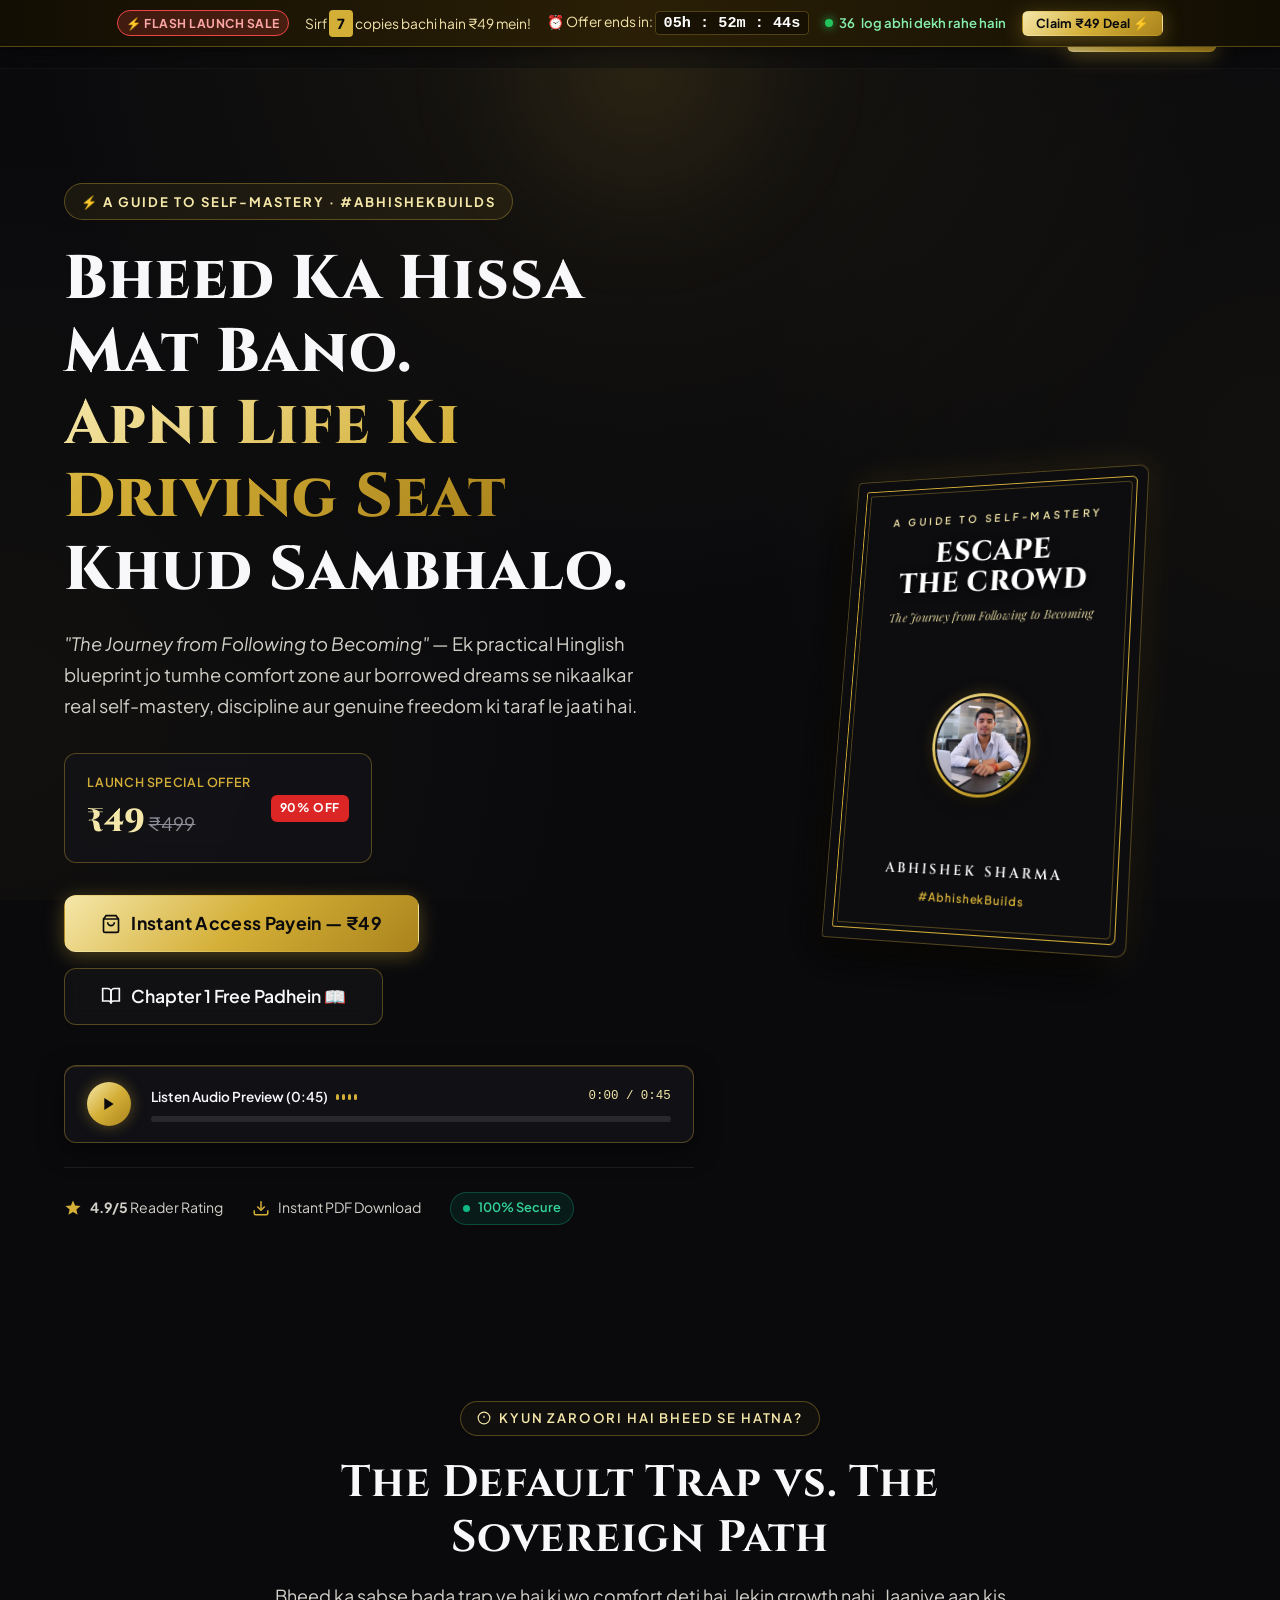
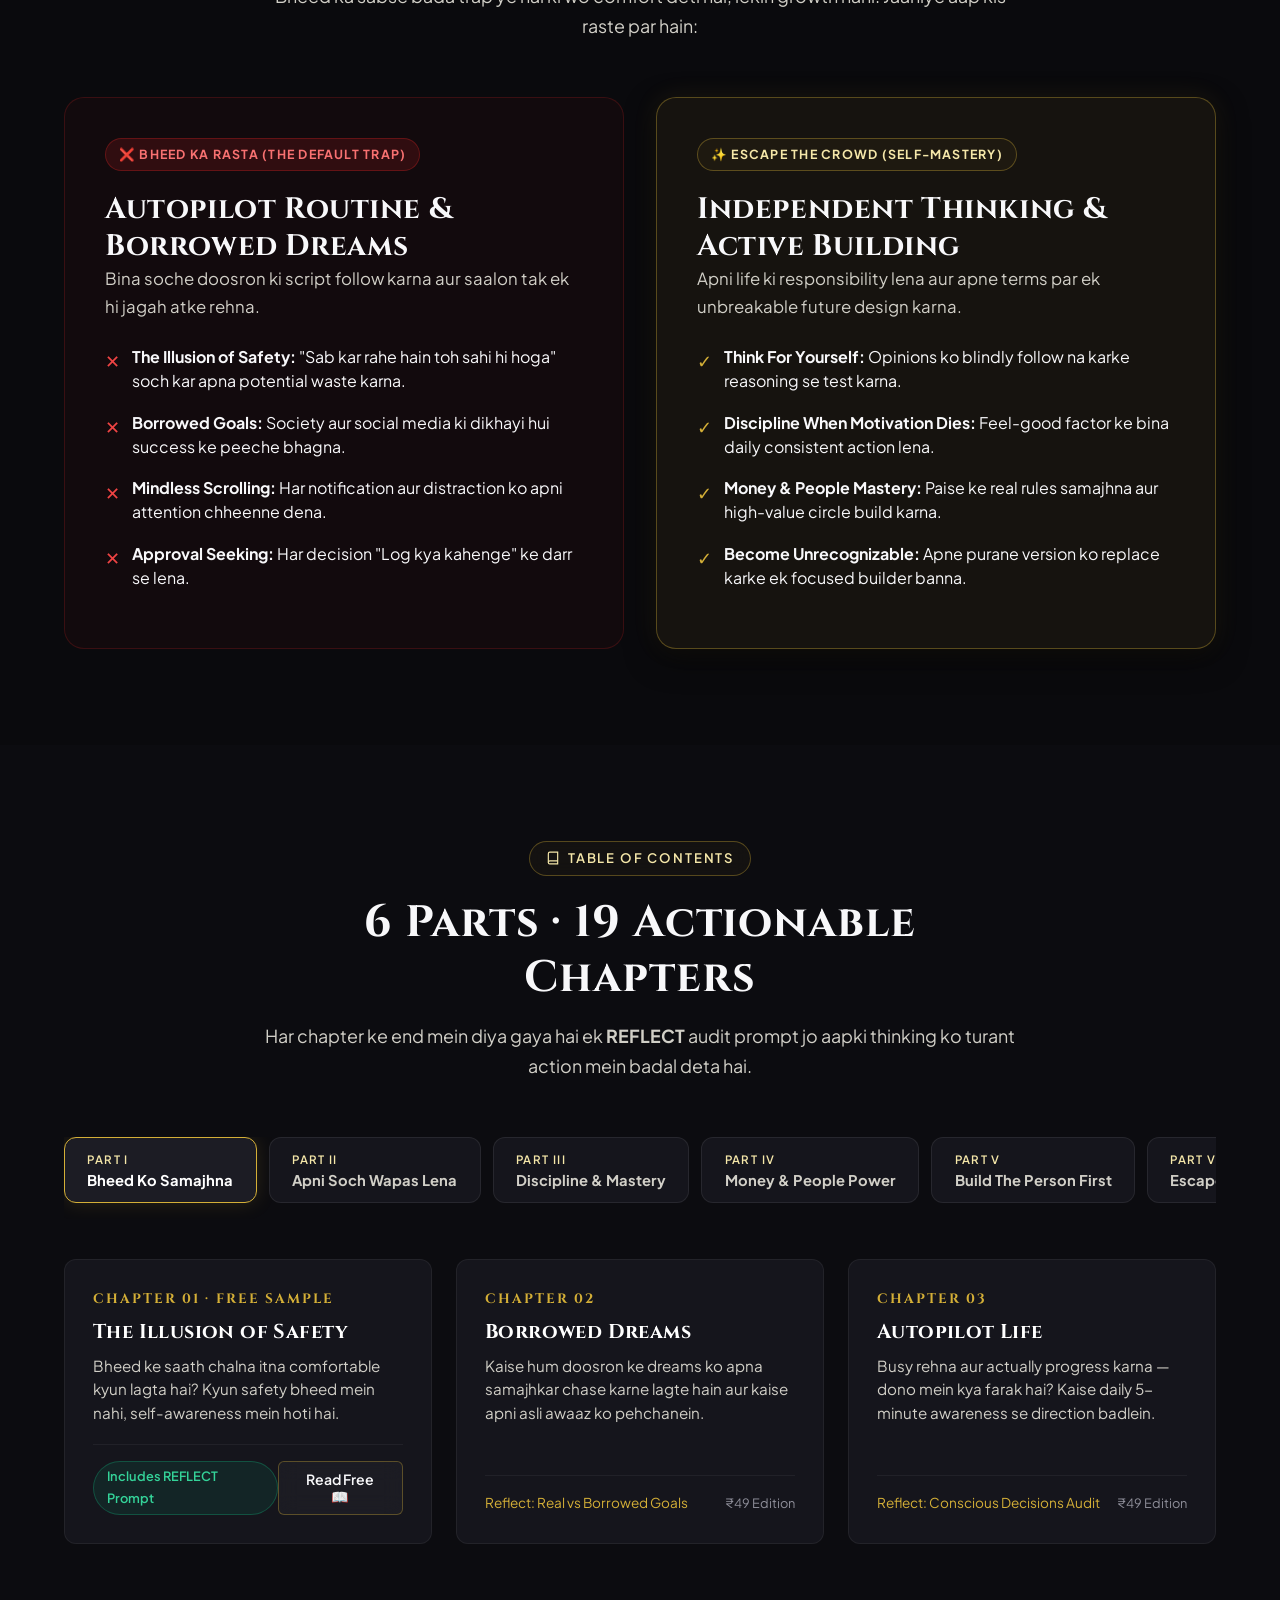
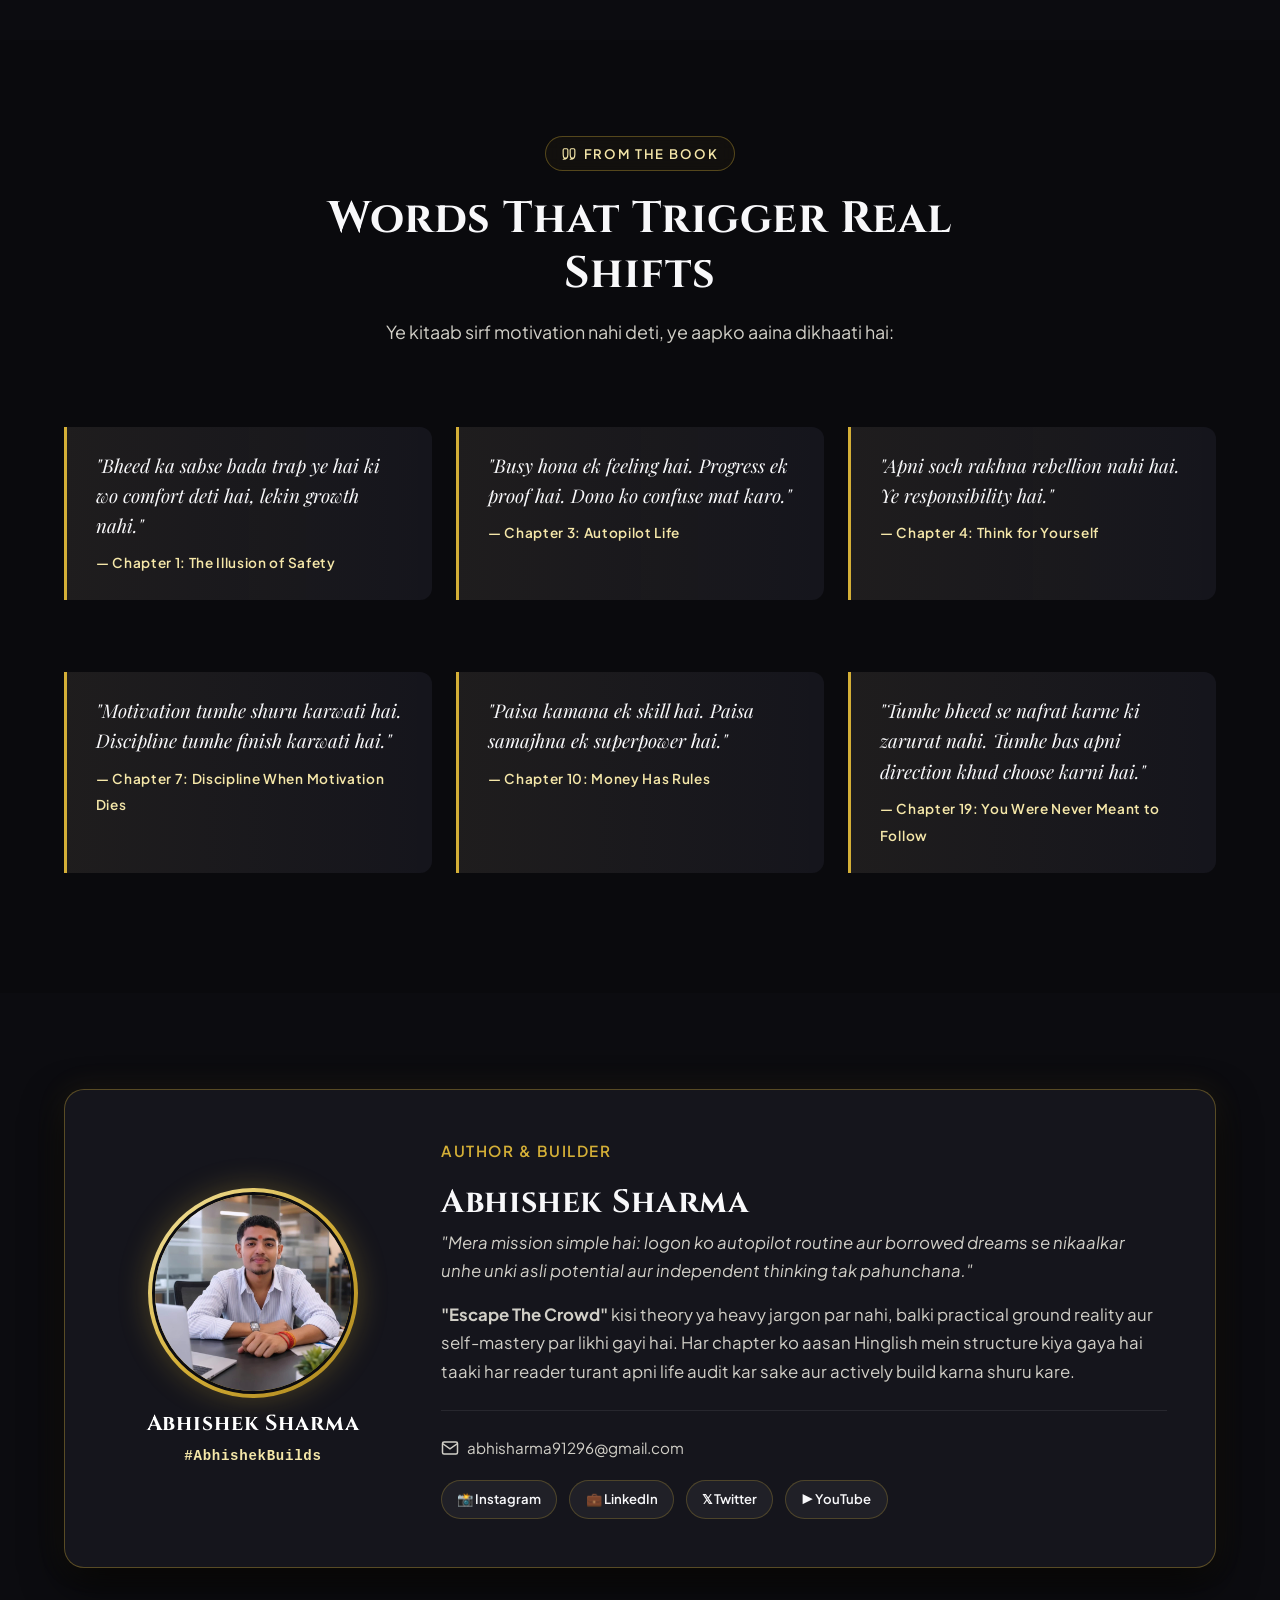
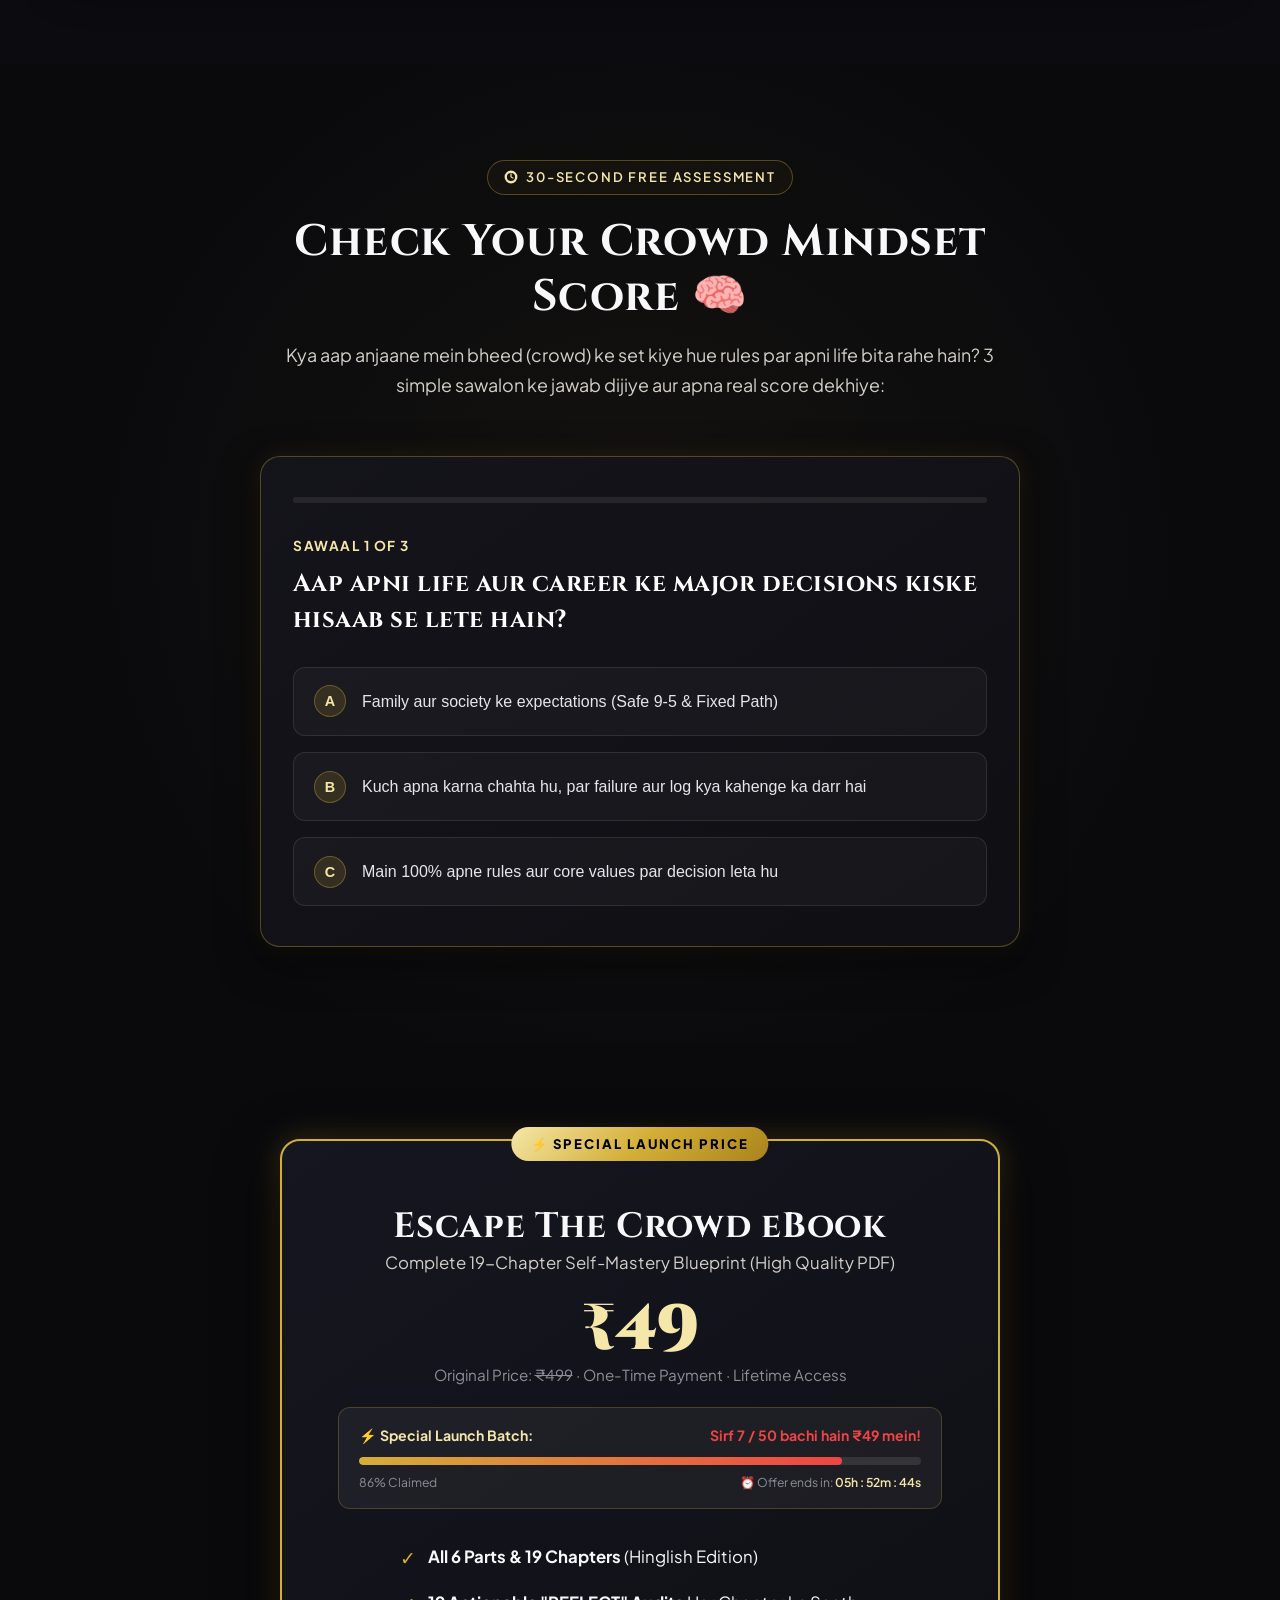
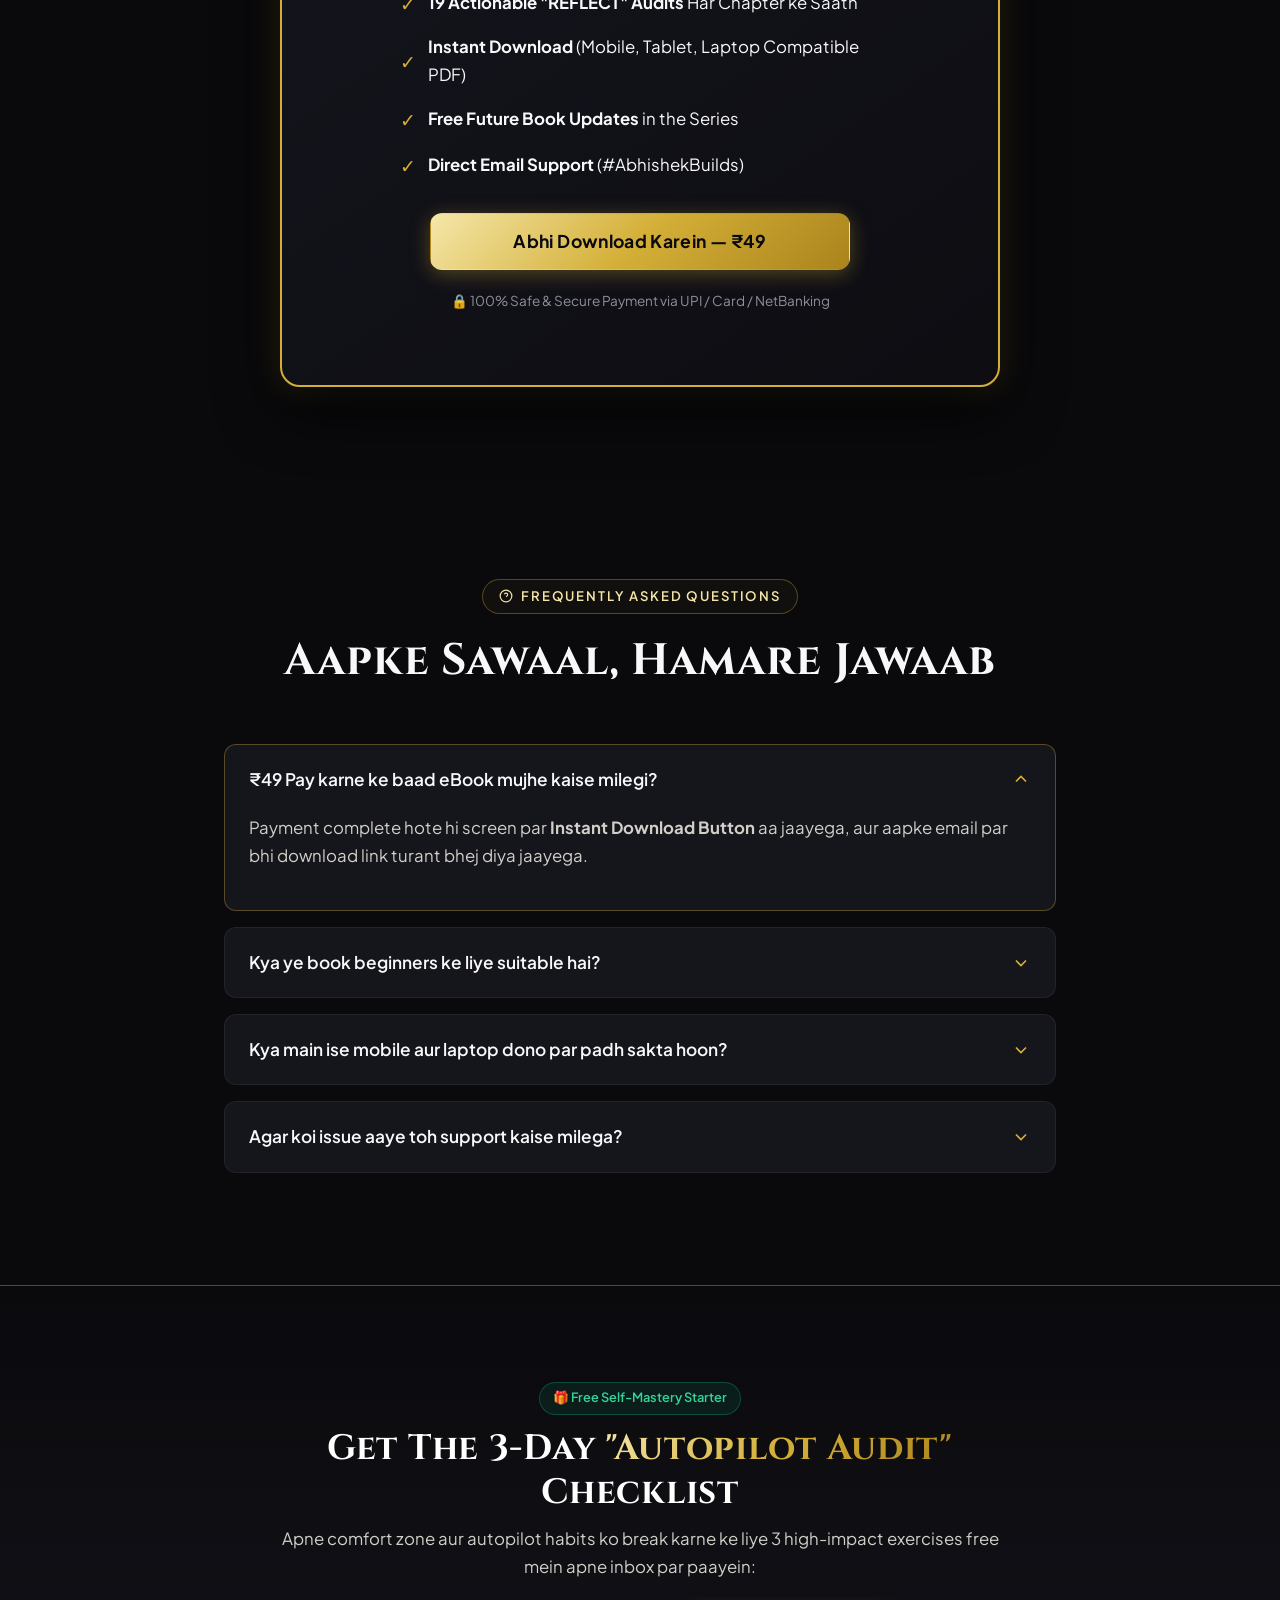
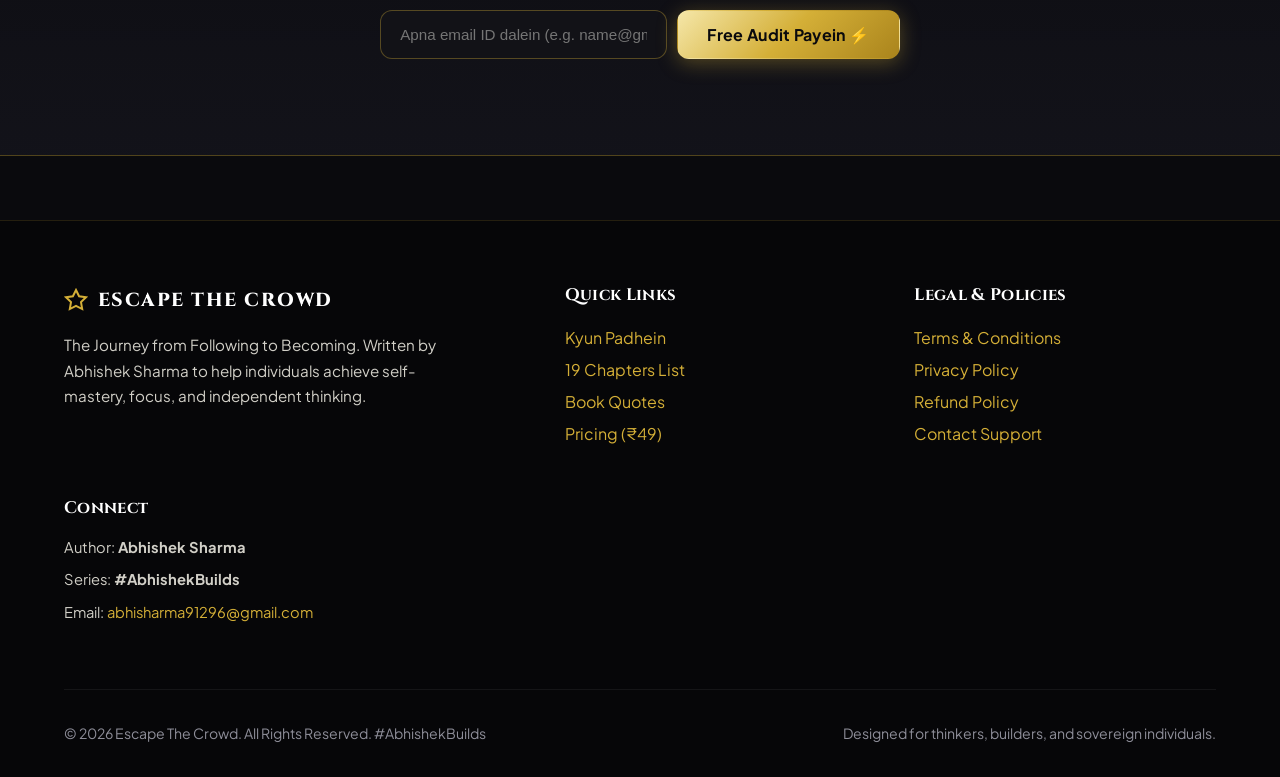
<file: index.html>
<!DOCTYPE html>
<html lang="hi">
<head>
  <meta charset="UTF-8">
  <meta name="viewport" content="width=device-width, initial-scale=1.0">
  <title>Escape The Crowd by Abhishek Sharma | A Guide to Self-Mastery (₹49)</title>
  <meta name="description" content="Escape The Crowd — The Journey from Following to Becoming by Abhishek Sharma. 19 actionable chapters to master your mind, break free from autopilot, and build a high-leverage life.">
  <meta name="keywords" content="Escape The Crowd, Abhishek Sharma, AbhishekBuilds, Self-Mastery, Personal Development, Hinglish Ebook, Discipline, Mindset">
  <meta name="author" content="Abhishek Sharma">
  <meta name="theme-color" content="#0a0a0d">

  <!-- Open Graph Meta Tags -->
  <meta property="og:title" content="Escape The Crowd by Abhishek Sharma — Self-Mastery Guide">
  <meta property="og:description" content="Bheed ka hissa mat bano. Apni life ki driving seat khud sambhalo. Get instant access for just ₹49.">
  <meta property="og:type" content="book">

  <!-- Favicon -->
  <link rel="icon" href="data:image/svg+xml,<svg xmlns='http://www.w3.org/2000/svg' viewBox='0 0 24 24' fill='%23d4af37'><polygon points='12 2 15.09 8.26 22 9.27 17 14.14 18.18 21.02 12 17.77 5.82 21.02 7 14.14 2 9.27 8.91 8.26 12 2'/></svg>" type="image/svg+xml">

  <!-- CSS Stylesheets -->
  <link rel="stylesheet" href="css/variables.css">
  <link rel="stylesheet" href="css/base.css">
  <link rel="stylesheet" href="css/components.css">
  <link rel="stylesheet" href="css/sections.css">
  <link rel="stylesheet" href="css/responsive.css">

  <!-- Author Photo Asset Loader -->
  <script src="assets/images/author_base64.js"></script>

  <!-- Schema.org Structured Data -->
  <script type="application/ld+json">
  {
    "@context": "https://schema.org",
    "@type": "Book",
    "name": "Escape The Crowd",
    "author": {
      "@type": "Person",
      "name": "Abhishek Sharma"
    },
    "inLanguage": "Hinglish",
    "genre": "Self-Help / Personal Development",
    "offers": {
      "@type": "Offer",
      "price": "49",
      "priceCurrency": "INR",
      "availability": "https://schema.org/InStock"
    }
  }
  </script>
</head>
<body>

  <!-- Ambient Glow Background Decoration -->
  <div class="ambient-glow" style="top: -100px; left: 50%; transform: translateX(-50%);"></div>

  <!-- ==========================================
       0. Dynamic Top Urgency & Live Visitor Announcement Bar
       ========================================== -->
  <div class="top-urgency-bar" id="topUrgencyBar">
    <div class="top-urgency-inner">
      <span class="urgency-pill">⚡ FLASH LAUNCH SALE</span>
      <span>
        Sirf <span class="urgency-badge js-copies-left">7</span> copies bachi hain ₹49 mein!
      </span>
      <span>
        ⏰ Offer ends in: <span class="timer-badge js-urgency-timer">04h : 15m : 22s</span>
      </span>
      <span class="live-visitor-indicator">
        <span class="live-dot-glow"></span>
        <span class="js-live-visitors">38</span> log abhi dekh rahe hain
      </span>
      <button type="button" class="btn btn-primary btn-sm js-open-checkout" style="padding: 0.25rem 0.8rem; font-size: 0.78rem;">
        Claim ₹49 Deal ⚡
      </button>
    </div>
  </div>

  <!-- ==========================================
       1. Navigation Bar
       ========================================== -->
  <header class="navbar">
    <div class="container navbar-inner">
      <a href="#" class="brand-logo" aria-label="Escape The Crowd Home">
        <svg class="brand-icon" viewBox="0 0 24 24" fill="none" stroke="currentColor" stroke-width="2" stroke-linecap="round" stroke-linejoin="round">
          <polygon points="12 2 15.09 8.26 22 9.27 17 14.14 18.18 21.02 12 17.77 5.82 21.02 7 14.14 2 9.27 8.91 8.26 12 2"></polygon>
        </svg>
        <span>ESCAPE THE CROWD</span>
      </a>

      <nav>
        <ul class="nav-links">
          <li><a href="#kyun-padhein" class="nav-link">Kyun Padhein</a></li>
          <li><a href="#chapters" class="nav-link">19 Chapters</a></li>
          <li><a href="#mindset-quiz" class="nav-link" style="color: var(--gold-light);">Mindset Quiz 🧠</a></li>
          <li><a href="#quotes" class="nav-link">Quotes</a></li>
          <li><a href="#author" class="nav-link">Author</a></li>
          <li><a href="#pricing" class="nav-link">Pricing</a></li>
          <li><a href="#faq" class="nav-link">FAQ</a></li>
        </ul>
      </nav>

      <div class="nav-cta-group">
        <button type="button" class="btn btn-primary btn-sm btn-pulse js-open-checkout" id="navBuyBtn">
          Buy Now — ₹49
        </button>
        <button type="button" class="mobile-menu-btn" id="mobileMenuBtn" aria-label="Toggle navigation menu">
          <svg width="24" height="24" viewBox="0 0 24 24" fill="none" stroke="currentColor" stroke-width="2" stroke-linecap="round" stroke-linejoin="round">
            <line x1="3" y1="12" x2="21" y2="12"></line>
            <line x1="3" y1="6" x2="21" y2="6"></line>
            <line x1="3" y1="18" x2="21" y2="18"></line>
          </svg>
        </button>
      </div>
    </div>
  </header>

  <!-- ==========================================
       2. Hero Section
       ========================================== -->
  <section class="hero-section" id="hero">
    <div class="container">
      <div class="hero-grid">
        
        <!-- Left Content -->
        <div class="hero-content">
          <div class="hero-tag">
            <span>⚡ A GUIDE TO SELF-MASTERY · #AbhishekBuilds</span>
          </div>

          <h1 class="hero-title">
            Bheed Ka Hissa Mat Bano.<br>
            <span class="text-gold-gradient">Apni Life Ki Driving Seat</span> Khud Sambhalo.
          </h1>

          <p class="hero-description">
            <em>"The Journey from Following to Becoming"</em> — Ek practical Hinglish blueprint jo tumhe comfort zone aur borrowed dreams se nikaalkar real self-mastery, discipline aur genuine freedom ki taraf le jaati hai.
          </p>

          <!-- Price Highlight Box -->
          <div class="hero-price-box">
            <div>
              <span class="price-offer-label">Launch Special Offer</span>
              <div>
                <span class="price-current">₹49</span>
                <span class="price-original">₹499</span>
              </div>
            </div>
            <span class="discount-tag">90% OFF</span>
          </div>

          <!-- Dual CTA Buttons -->
          <div class="hero-cta-group">
            <button type="button" class="btn btn-primary btn-lg btn-pulse js-open-checkout" id="heroBuyBtn">
              <svg width="20" height="20" viewBox="0 0 24 24" fill="none" stroke="currentColor" stroke-width="2">
                <path d="M6 2L3 6v14a2 2 0 0 0 2 2h14a2 2 0 0 0 2-2V6l-3-4z"></path>
                <line x1="3" y1="6" x2="21" y2="6"></line>
                <path d="M16 10a4 4 0 0 1-8 0"></path>
              </svg>
              Instant Access Payein — ₹49
            </button>

            <button type="button" class="btn btn-ghost btn-lg js-open-sample" id="heroSampleBtn">
              <svg width="20" height="20" viewBox="0 0 24 24" fill="none" stroke="currentColor" stroke-width="2">
                <path d="M2 3h6a4 4 0 0 1 4 4v14a3 3 0 0 0-3-3H2z"></path>
                <path d="M22 3h-6a4 4 0 0 0-4 4v14a3 3 0 0 1 3-3h7z"></path>
              </svg>
              Chapter 1 Free Padhein 📖
            </button>
          </div>

          <!-- Audio Voiceover Preview Widget -->
          <div class="audio-preview-card">
            <button type="button" class="audio-play-btn js-audio-play" aria-label="Play Audio Sample">
              <svg class="audio-icon" width="16" height="16" viewBox="0 0 24 24" fill="currentColor">
                <polygon points="5 3 19 12 5 21 5 3"></polygon>
              </svg>
            </button>
            <div class="audio-info">
              <div class="audio-title-row">
                <span class="audio-title">
                  <span class="audio-btn-text">Listen Audio Preview (0:45)</span>
                  <div class="audio-equalizer">
                    <span class="audio-wave-bar"></span>
                    <span class="audio-wave-bar"></span>
                    <span class="audio-wave-bar"></span>
                    <span class="audio-wave-bar"></span>
                  </div>
                </span>
                <span class="audio-time">0:00 / 0:45</span>
              </div>
              <div class="audio-progress-bg">
                <div class="audio-progress-fill"></div>
              </div>
            </div>
          </div>

          <!-- Trust Indicators -->
          <div class="hero-trust-bar">
            <div class="trust-item">
              <svg class="trust-icon" width="18" height="18" viewBox="0 0 24 24" fill="currentColor">
                <path d="M12 17.27L18.18 21l-1.64-7.03L22 9.24l-7.19-.61L12 2 9.19 8.63 2 9.24l5.46 4.73L5.82 21z"></path>
              </svg>
              <span><strong>4.9/5</strong> Reader Rating</span>
            </div>
            <div class="trust-item">
              <svg class="trust-icon" width="18" height="18" viewBox="0 0 24 24" fill="none" stroke="currentColor" stroke-width="2">
                <path d="M21 15v4a2 2 0 0 1-2 2H5a2 2 0 0 1-2-2v-4"></path>
                <polyline points="7 10 12 15 17 10"></polyline>
                <line x1="12" y1="15" x2="12" y2="3"></line>
              </svg>
              <span>Instant PDF Download</span>
            </div>
            <div class="trust-item">
              <span class="live-pill">
                <span class="pulse-dot"></span>
                <span>100% Secure</span>
              </span>
            </div>
          </div>
        </div>

        <!-- Right Content: Interactive 3D Book Mockup -->
        <div class="book-showcase-container">
          <div class="book-3d-wrap" id="book3d">
            
            <!-- Dynamic Gloss Highlight -->
            <div class="book-shine"></div>

            <!-- Front Cover -->
            <div class="book-cover-front">
              <div class="book-cover-inner-frame"></div>
              
              <div class="book-cover-header">
                <span class="book-top-tag">A GUIDE TO SELF-MASTERY</span>
                <h2 class="book-title-main">ESCAPE<br>THE CROWD</h2>
                <p class="book-subtitle">The Journey from Following to Becoming</p>
              </div>

              <!-- Author Avatar Frame -->
              <div class="book-author-portrait-wrap">
                <img src="assets/images/author.jpg" alt="Abhishek Sharma" class="book-author-img" onerror="if(!this.dataset.retry){this.dataset.retry='1';this.src='assets/images/author.png';}else if(this.dataset.retry==='1'){this.dataset.retry='2';this.src='assets/images/author.jpeg';}else{this.style.display='none';this.nextElementSibling.style.display='block';}">
                <svg class="book-author-img" style="display: none;" viewBox="0 0 100 100" fill="none" xmlns="http://www.w3.org/2000/svg">
                  <rect width="100" height="100" fill="#181822"/>
                  <circle cx="50" cy="38" r="20" fill="#d4af37" opacity="0.85"/>
                  <path d="M20 90C20 68 33 60 50 60C67 60 80 68 80 90" fill="#d4af37" opacity="0.85"/>
                  <circle cx="50" cy="50" r="47" stroke="#d4af37" stroke-width="2"/>
                </svg>
              </div>

              <div class="book-cover-footer">
                <div class="book-author-name">ABHISHEK SHARMA</div>
                <div class="book-author-tagline">#AbhishekBuilds</div>
              </div>
            </div>

            <!-- Book Spine -->
            <div class="book-spine">
              <span class="book-spine-text">ESCAPE THE CROWD — ABHISHEK SHARMA</span>
            </div>

            <!-- Book Page Edges -->
            <div class="book-pages-side"></div>
          </div>
        </div>

      </div>
    </div>
  </section>

  <!-- ==========================================
       3. "The Trap vs The Escape" Section
       ========================================== -->
  <section class="section" id="kyun-padhein">
    <div class="container">
      <div class="section-header">
        <div class="section-tag">
          <svg width="14" height="14" viewBox="0 0 24 24" fill="none" stroke="currentColor" stroke-width="2">
            <circle cx="12" cy="12" r="10"></circle>
            <line x1="12" y1="8" x2="12" y2="12"></line>
            <line x1="12" y1="16" x2="12.01" y2="16"></line>
          </svg>
          <span>Kyun Zaroori Hai Bheed Se Hatna?</span>
        </div>
        <h2 class="section-title">The Default Trap vs. The Sovereign Path</h2>
        <p class="section-subtitle">
          Bheed ka sabse bada trap ye hai ki wo comfort deti hai, lekin growth nahi. Jaaniye aap kis raste par hain:
        </p>
      </div>

      <div class="comparison-grid">
        <!-- The Default Path (Trap) -->
        <div class="comparison-card trap">
          <span class="comparison-card-badge">❌ Bheed Ka Rasta (The Default Trap)</span>
          <h3>Autopilot Routine & Borrowed Dreams</h3>
          <p>Bina soche doosron ki script follow karna aur saalon tak ek hi jagah atke rehna.</p>

          <ul class="comparison-list">
            <li class="comparison-item">
              <span class="comparison-icon">✕</span>
              <span><strong>The Illusion of Safety:</strong> "Sab kar rahe hain toh sahi hi hoga" soch kar apna potential waste karna.</span>
            </li>
            <li class="comparison-item">
              <span class="comparison-icon">✕</span>
              <span><strong>Borrowed Goals:</strong> Society aur social media ki dikhayi hui success ke peeche bhagna.</span>
            </li>
            <li class="comparison-item">
              <span class="comparison-icon">✕</span>
              <span><strong>Mindless Scrolling:</strong> Har notification aur distraction ko apni attention chheenne dena.</span>
            </li>
            <li class="comparison-item">
              <span class="comparison-icon">✕</span>
              <span><strong>Approval Seeking:</strong> Har decision "Log kya kahenge" ke darr se lena.</span>
            </li>
          </ul>
        </div>

        <!-- The Sovereign Path (Escape) -->
        <div class="comparison-card escape">
          <span class="comparison-card-badge">✨ Escape The Crowd (Self-Mastery)</span>
          <h3>Independent Thinking & Active Building</h3>
          <p>Apni life ki responsibility lena aur apne terms par ek unbreakable future design karna.</p>

          <ul class="comparison-list">
            <li class="comparison-item">
              <span class="comparison-icon">✓</span>
              <span><strong>Think For Yourself:</strong> Opinions ko blindly follow na karke reasoning se test karna.</span>
            </li>
            <li class="comparison-item">
              <span class="comparison-icon">✓</span>
              <span><strong>Discipline When Motivation Dies:</strong> Feel-good factor ke bina daily consistent action lena.</span>
            </li>
            <li class="comparison-item">
              <span class="comparison-icon">✓</span>
              <span><strong>Money & People Mastery:</strong> Paise ke real rules samajhna aur high-value circle build karna.</span>
            </li>
            <li class="comparison-item">
              <span class="comparison-icon">✓</span>
              <span><strong>Become Unrecognizable:</strong> Apne purane version ko replace karke ek focused builder banna.</span>
            </li>
          </ul>
        </div>
      </div>
    </div>
  </section>

  <!-- ==========================================
       4. 6-Part & 19-Chapter Complete Explorer
       ========================================== -->
  <section class="section" id="chapters" style="background: rgba(17, 17, 22, 0.4);">
    <div class="container">
      <div class="section-header">
        <div class="section-tag">
          <svg width="14" height="14" viewBox="0 0 24 24" fill="none" stroke="currentColor" stroke-width="2">
            <path d="M4 19.5A2.5 2.5 0 0 1 6.5 17H20"></path>
            <path d="M6.5 2H20v20H6.5A2.5 2.5 0 0 1 4 19.5v-15A2.5 2.5 0 0 1 6.5 2z"></path>
          </svg>
          <span>Table of Contents</span>
        </div>
        <h2 class="section-title">6 Parts · 19 Actionable Chapters</h2>
        <p class="section-subtitle">
          Har chapter ke end mein diya gaya hai ek <strong>REFLECT</strong> audit prompt jo aapki thinking ko turant action mein badal deta hai.
        </p>
      </div>

      <!-- Part Selection Tabs -->
      <div class="chapters-nav-tabs" role="tablist">
        <button type="button" class="chapter-tab-btn active" data-target="part1">
          <span class="tab-part">Part I</span>
          <strong>Bheed Ko Samajhna</strong>
        </button>
        <button type="button" class="chapter-tab-btn" data-target="part2">
          <span class="tab-part">Part II</span>
          <strong>Apni Soch Wapas Lena</strong>
        </button>
        <button type="button" class="chapter-tab-btn" data-target="part3">
          <span class="tab-part">Part III</span>
          <strong>Discipline & Mastery</strong>
        </button>
        <button type="button" class="chapter-tab-btn" data-target="part4">
          <span class="tab-part">Part IV</span>
          <strong>Money & People Power</strong>
        </button>
        <button type="button" class="chapter-tab-btn" data-target="part5">
          <span class="tab-part">Part V</span>
          <strong>Build The Person First</strong>
        </button>
        <button type="button" class="chapter-tab-btn" data-target="part6">
          <span class="tab-part">Part VI & Final</span>
          <strong>Escape & Build</strong>
        </button>
      </div>

      <!-- Tab Content Panes -->
      
      <!-- PART 1 -->
      <div class="chapter-pane active" id="part1">
        <div class="chapters-grid">
          <div class="chapter-card">
            <div>
              <div class="chapter-number">Chapter 01 · Free Sample</div>
              <h3 class="chapter-title">The Illusion of Safety</h3>
              <p class="chapter-desc">Bheed ke saath chalna itna comfortable kyun lagta hai? Kyun safety bheed mein nahi, self-awareness mein hoti hai.</p>
            </div>
            <div class="chapter-action-bar">
              <span class="live-pill">Includes REFLECT Prompt</span>
              <button type="button" class="btn btn-ghost btn-sm js-open-sample">Read Free 📖</button>
            </div>
          </div>

          <div class="chapter-card">
            <div>
              <div class="chapter-number">Chapter 02</div>
              <h3 class="chapter-title">Borrowed Dreams</h3>
              <p class="chapter-desc">Kaise hum doosron ke dreams ko apna samajhkar chase karne lagte hain aur kaise apni asli awaaz ko pehchanein.</p>
            </div>
            <div class="chapter-action-bar">
              <span class="text-gold" style="font-size: 0.85rem;">Reflect: Real vs Borrowed Goals</span>
              <span class="text-muted" style="font-size: 0.8rem;">₹49 Edition</span>
            </div>
          </div>

          <div class="chapter-card">
            <div>
              <div class="chapter-number">Chapter 03</div>
              <h3 class="chapter-title">Autopilot Life</h3>
              <p class="chapter-desc">Busy rehna aur actually progress karna — dono mein kya farak hai? Kaise daily 5-minute awareness se direction badlein.</p>
            </div>
            <div class="chapter-action-bar">
              <span class="text-gold" style="font-size: 0.85rem;">Reflect: Conscious Decisions Audit</span>
              <span class="text-muted" style="font-size: 0.8rem;">₹49 Edition</span>
            </div>
          </div>
        </div>
      </div>

      <!-- PART 2 -->
      <div class="chapter-pane" id="part2">
        <div class="chapters-grid">
          <div class="chapter-card">
            <div>
              <div class="chapter-number">Chapter 04</div>
              <h3 class="chapter-title">Think for Yourself</h3>
              <p class="chapter-desc">Independent thinking kaise develop karein aur har loud opinion ko blindly follow karna kaise band karein.</p>
            </div>
            <div class="chapter-action-bar">
              <span class="text-gold" style="font-size: 0.85rem;">Reflect: Belief Research Test</span>
              <span class="text-muted" style="font-size: 0.8rem;">₹49 Edition</span>
            </div>
          </div>

          <div class="chapter-card">
            <div>
              <div class="chapter-number">Chapter 05</div>
              <h3 class="chapter-title">The War Inside Your Mind</h3>
              <p class="chapter-desc">Fear, comparison, overthinking aur self-doubt ke saath ladai kaise jeetein jab koi visible enemy na ho.</p>
            </div>
            <div class="chapter-action-bar">
              <span class="text-gold" style="font-size: 0.85rem;">Reflect: Inner Fear Breakdown</span>
              <span class="text-muted" style="font-size: 0.8rem;">₹49 Edition</span>
            </div>
          </div>

          <div class="chapter-card">
            <div>
              <div class="chapter-number">Chapter 06</div>
              <h3 class="chapter-title">Attention Is Your Power</h3>
              <p class="chapter-desc">Distraction ke zamane mein apni focus aur concentration ko control karke apne future ko command karna.</p>
            </div>
            <div class="chapter-action-bar">
              <span class="text-gold" style="font-size: 0.85rem;">Reflect: Screen Time & Focus Audit</span>
              <span class="text-muted" style="font-size: 0.8rem;">₹49 Edition</span>
            </div>
          </div>
        </div>
      </div>

      <!-- PART 3 -->
      <div class="chapter-pane" id="part3">
        <div class="chapters-grid">
          <div class="chapter-card">
            <div>
              <div class="chapter-number">Chapter 07</div>
              <h3 class="chapter-title">Discipline When Motivation Dies</h3>
              <p class="chapter-desc">Motivation temporary spark hai; discipline tumhari real strength hai jo bina "feel good" factor ke finish karwati hai.</p>
            </div>
            <div class="chapter-action-bar">
              <span class="text-gold" style="font-size: 0.85rem;">Reflect: Abandoned Goal Revival</span>
              <span class="text-muted" style="font-size: 0.8rem;">₹49 Edition</span>
            </div>
          </div>

          <div class="chapter-card">
            <div>
              <div class="chapter-number">Chapter 08</div>
              <h3 class="chapter-title">Small Habits, Massive Change</h3>
              <p class="chapter-desc">Chhoti daily boring actions kaise years mein compound hoke extraordinary results aur unrecognizable transformation create karti hain.</p>
            </div>
            <div class="chapter-action-bar">
              <span class="text-gold" style="font-size: 0.85rem;">Reflect: Tiny Unbreakable Habit</span>
              <span class="text-muted" style="font-size: 0.8rem;">₹49 Edition</span>
            </div>
          </div>

          <div class="chapter-card">
            <div>
              <div class="chapter-number">Chapter 09</div>
              <h3 class="chapter-title">Do What Others Avoid</h3>
              <p class="chapter-desc">Comfort zone se nikalna aur difficult cheezon ko deliberately choose karna kyunki wahi tumhara real advantage hai.</p>
            </div>
            <div class="chapter-action-bar">
              <span class="text-gold" style="font-size: 0.85rem;">Reflect: Uncomfortable Action Plan</span>
              <span class="text-muted" style="font-size: 0.8rem;">₹49 Edition</span>
            </div>
          </div>
        </div>
      </div>

      <!-- PART 4 -->
      <div class="chapter-pane" id="part4">
        <div class="chapters-grid">
          <div class="chapter-card">
            <div>
              <div class="chapter-number">Chapter 10</div>
              <h3 class="chapter-title">Money Has Rules</h3>
              <p class="chapter-desc">Paisa sirf kamana nahi — samajhna, manage karna aur grow karna. Lifestyle inflation ke silent trap se bachna.</p>
            </div>
            <div class="chapter-action-bar">
              <span class="text-gold" style="font-size: 0.85rem;">Reflect: Monthly Spending Audit</span>
              <span class="text-muted" style="font-size: 0.8rem;">₹49 Edition</span>
            </div>
          </div>

          <div class="chapter-card">
            <div>
              <div class="chapter-number">Chapter 11</div>
              <h3 class="chapter-title">Learn to Read People</h3>
              <p class="chapter-desc">Log kya bolte hain aur actually kya mean karte hain — human behavior, consistent patterns aur genuine intentions pehchanna.</p>
            </div>
            <div class="chapter-action-bar">
              <span class="text-gold" style="font-size: 0.85rem;">Reflect: Words vs Actions Match</span>
              <span class="text-muted" style="font-size: 0.8rem;">₹49 Edition</span>
            </div>
          </div>

          <div class="chapter-card">
            <div>
              <div class="chapter-number">Chapter 12</div>
              <h3 class="chapter-title">Build Your Circle</h3>
              <p class="chapter-desc">Tum apne 5 closest logon ka average ho. Apne circle ko deliberately choose karna jo growth ko normal maante hon.</p>
            </div>
            <div class="chapter-action-bar">
              <span class="text-gold" style="font-size: 0.85rem;">Reflect: Closest 5 People Audit</span>
              <span class="text-muted" style="font-size: 0.8rem;">₹49 Edition</span>
            </div>
          </div>
        </div>
      </div>

      <!-- PART 5 -->
      <div class="chapter-pane" id="part5">
        <div class="chapters-grid">
          <div class="chapter-card">
            <div>
              <div class="chapter-number">Chapter 13</div>
              <h3 class="chapter-title">Your Body Is Your First Asset</h3>
              <p class="chapter-desc">Fitness, energy, grooming, posture aur physical presence ko seriously kyun lena chahiye — ye self-respect ka signal hai.</p>
            </div>
            <div class="chapter-action-bar">
              <span class="text-gold" style="font-size: 0.85rem;">Reflect: Sleep, Diet & Energy Score</span>
              <span class="text-muted" style="font-size: 0.8rem;">₹49 Edition</span>
            </div>
          </div>

          <div class="chapter-card">
            <div>
              <div class="chapter-number">Chapter 14</div>
              <h3 class="chapter-title">Build Your Character</h3>
              <p class="chapter-desc">Reputation wo hai jo log sochte hain, character wo hai jo tum akele mein karte ho. Integrity aur responsibility ki power.</p>
            </div>
            <div class="chapter-action-bar">
              <span class="text-gold" style="font-size: 0.85rem;">Reflect: Right vs Easy Choice</span>
              <span class="text-muted" style="font-size: 0.8rem;">₹49 Edition</span>
            </div>
          </div>

          <div class="chapter-card">
            <div>
              <div class="chapter-number">Chapter 15</div>
              <h3 class="chapter-title">Lead Yourself First</h3>
              <p class="chapter-desc">Jo apne aap ko lead nahi kar sakta, wo kabhi kisi aur ko genuinely lead nahi kar payega. Own your decisions fully.</p>
            </div>
            <div class="chapter-action-bar">
              <span class="text-gold" style="font-size: 0.85rem;">Reflect: Ownership vs Blame</span>
              <span class="text-muted" style="font-size: 0.8rem;">₹49 Edition</span>
            </div>
          </div>
        </div>
      </div>

      <!-- PART 6 & FINAL -->
      <div class="chapter-pane" id="part6">
        <div class="chapters-grid">
          <div class="chapter-card">
            <div>
              <div class="chapter-number">Chapter 16</div>
              <h3 class="chapter-title">The Five-Year Vision</h3>
              <p class="chapter-desc">Aaj ke decisions tumhare next 5 years ka person kaise create karenge — clear vision ek filter hai jo noise ko hatata hai.</p>
            </div>
            <div class="chapter-action-bar">
              <span class="text-gold" style="font-size: 0.85rem;">Reflect: 5-Year Identity Vision</span>
              <span class="text-muted" style="font-size: 0.8rem;">₹49 Edition</span>
            </div>
          </div>

          <div class="chapter-card">
            <div>
              <div class="chapter-number">Chapter 17</div>
              <h3 class="chapter-title">Stop Chasing, Start Building</h3>
              <p class="chapter-desc">Validation, comparison aur instant success ke chase se bahar aakar real long-term value create karna.</p>
            </div>
            <div class="chapter-action-bar">
              <span class="text-gold" style="font-size: 0.85rem;">Reflect: Chasing vs Building Ratio</span>
              <span class="text-muted" style="font-size: 0.8rem;">₹49 Edition</span>
            </div>
          </div>

          <div class="chapter-card">
            <div>
              <div class="chapter-number">Chapter 18 & 19 + Epilogue</div>
              <h3 class="chapter-title">Become Unrecognizable</h3>
              <p class="chapter-desc">Apne purane version ko replace karna. Chapter 19: <em>You Were Never Meant to Follow</em> & Epilogue: <em>The Road Is Yours Now</em>.</p>
            </div>
            <div class="chapter-action-bar">
              <span class="text-gold" style="font-size: 0.85rem;">Reflect: The Final Roadmap</span>
              <span class="text-muted" style="font-size: 0.8rem;">₹49 Edition</span>
            </div>
          </div>
        </div>
      </div>

    </div>
  </section>

  <!-- ==========================================
       5. Book's Golden Quotes Showcase
       ========================================== -->
  <section class="section" id="quotes">
    <div class="container">
      <div class="section-header">
        <div class="section-tag">
          <svg width="14" height="14" viewBox="0 0 24 24" fill="none" stroke="currentColor" stroke-width="2">
            <path d="M3 21c3 0 7-1 7-8V5c0-1.25-.75-2-2-2H4c-1.25 0-2 .75-2 2v6c0 7 1 8 3 8z"></path>
            <path d="M15 21c3 0 7-1 7-8V5c0-1.25-.75-2-2-2h-4c-1.25 0-2 .75-2 2v6c0 7 1 8 3 8z"></path>
          </svg>
          <span>From The Book</span>
        </div>
        <h2 class="section-title">Words That Trigger Real Shifts</h2>
        <p class="section-subtitle">
          Ye kitaab sirf motivation nahi deti, ye aapko aaina dikhaati hai:
        </p>
      </div>

      <div class="quotes-grid">
        <div class="quote-card">
          <p>"Bheed ka sabse bada trap ye hai ki wo comfort deti hai, lekin growth nahi."</p>
          <span class="quote-author">— Chapter 1: The Illusion of Safety</span>
        </div>

        <div class="quote-card">
          <p>"Busy hona ek feeling hai. Progress ek proof hai. Dono ko confuse mat karo."</p>
          <span class="quote-author">— Chapter 3: Autopilot Life</span>
        </div>

        <div class="quote-card">
          <p>"Apni soch rakhna rebellion nahi hai. Ye responsibility hai."</p>
          <span class="quote-author">— Chapter 4: Think for Yourself</span>
        </div>

        <div class="quote-card">
          <p>"Motivation tumhe shuru karwati hai. Discipline tumhe finish karwati hai."</p>
          <span class="quote-author">— Chapter 7: Discipline When Motivation Dies</span>
        </div>

        <div class="quote-card">
          <p>"Paisa kamana ek skill hai. Paisa samajhna ek superpower hai."</p>
          <span class="quote-author">— Chapter 10: Money Has Rules</span>
        </div>

        <div class="quote-card">
          <p>"Tumhe bheed se nafrat karne ki zarurat nahi. Tumhe bas apni direction khud choose karni hai."</p>
          <span class="quote-author">— Chapter 19: You Were Never Meant to Follow</span>
        </div>
      </div>
    </div>
  </section>

  <!-- ==========================================
       6. Meet The Author: Abhishek Sharma
       ========================================== -->
  <section class="section" id="author" style="background: rgba(17, 17, 22, 0.4);">
    <div class="container">
      <div class="author-card">
        
        <!-- Author Image -->
        <div class="author-image-box">
          <div class="author-avatar-frame">
            <img src="assets/images/author.jpg" alt="Abhishek Sharma" style="width: 100%; height: 100%; border-radius: 50%; object-fit: cover; border: 3px solid #0d0d10;" onerror="if(!this.dataset.retry){this.dataset.retry='1';this.src='assets/images/author.png';}else if(this.dataset.retry==='1'){this.dataset.retry='2';this.src='assets/images/author.jpeg';}else{this.style.display='none';this.nextElementSibling.style.display='block';}">
            <svg viewBox="0 0 100 100" style="display: none;" fill="none" xmlns="http://www.w3.org/2000/svg">
              <rect width="100" height="100" fill="#181822"/>
              <circle cx="50" cy="38" r="20" fill="#d4af37" opacity="0.9"/>
              <path d="M20 90C20 68 33 60 50 60C67 60 80 68 80 90" fill="#d4af37" opacity="0.9"/>
              <circle cx="50" cy="50" r="47" stroke="#d4af37" stroke-width="2"/>
            </svg>
          </div>
          <h4 class="author-avatar-name">Abhishek Sharma</h4>
          <span class="author-badge-hashtag">#AbhishekBuilds</span>
        </div>

        <!-- Author Story -->
        <div class="author-bio">
          <span class="author-title-tag">Author & Builder</span>
          <h3>Abhishek Sharma</h3>
          
          <p>
            <em>"Mera mission simple hai: logon ko autopilot routine aur borrowed dreams se nikaalkar unhe unki asli potential aur independent thinking tak pahunchana."</em>
          </p>

          <p>
            <strong>"Escape The Crowd"</strong> kisi theory ya heavy jargon par nahi, balki practical ground reality aur self-mastery par likhi gayi hai. Har chapter ko aasan Hinglish mein structure kiya gaya hai taaki har reader turant apni life audit kar sake aur actively build karna shuru kare.
          </p>

          <div class="author-contact-row">
            <a href="mailto:abhisharma91296@gmail.com" class="author-email-link">
              <svg width="18" height="18" viewBox="0 0 24 24" fill="none" stroke="currentColor" stroke-width="2">
                <path d="M4 4h16c1.1 0 2 .9 2 2v12c0 1.1-.9 2-2 2H4c-1.1 0-2-.9-2-2V6c0-1.1.9-2 2-2z"></path>
                <polyline points="22,6 12,13 2,6"></polyline>
              </svg>
              <span>abhisharma91296@gmail.com</span>
            </a>
          </div>

          <!-- Social Badges -->
          <div class="social-links-grid">
            <a href="https://www.instagram.com/abhishekbuilds__/" target="_blank" rel="noopener noreferrer" class="social-pill">
              <span>📸 Instagram</span>
            </a>
            <a href="https://www.linkedin.com/in/abhishek-sharma-050081369/" target="_blank" rel="noopener noreferrer" class="social-pill">
              <span>💼 LinkedIn</span>
            </a>
            <a href="https://x.com" target="_blank" rel="noopener noreferrer" class="social-pill">
              <span>𝕏 Twitter</span>
            </a>
            <a href="https://youtube.com" target="_blank" rel="noopener noreferrer" class="social-pill">
              <span>▶️ YouTube</span>
            </a>
          </div>
        </div>

      </div>
    </div>
  </section>

  <!-- ==========================================
       6.5. Interactive 30-Second Crowd Mindset Quiz
       ========================================== -->
  <section class="quiz-section" id="mindset-quiz">
    <div class="container">
      <div class="section-header">
        <div class="section-tag">
          <svg width="14" height="14" viewBox="0 0 24 24" fill="none" stroke="currentColor" stroke-width="2">
            <path d="M12 2a10 10 0 1 0 10 10A10 10 0 0 0 12 2zm0 18a8 8 0 1 1 8-8 8 8 0 0 1-8 8z"></path>
            <path d="M12 6v6l4 2"></path>
          </svg>
          <span>30-Second Free Assessment</span>
        </div>
        <h2 class="section-title">Check Your Crowd Mindset Score 🧠</h2>
        <p class="section-subtitle">
          Kya aap anjaane mein bheed (crowd) ke set kiye hue rules par apni life bita rahe hain? 3 simple sawalon ke jawab dijiye aur apna real score dekhiye:
        </p>
      </div>

      <div class="quiz-card" id="mindsetQuizCard">
        <!-- Progress Bar -->
        <div class="quiz-progress-track">
          <div class="quiz-progress-fill" id="quizProgress"></div>
        </div>

        <!-- Active Question View -->
        <div id="quizActiveView">
          <div class="quiz-question-number" id="quizQuestionNumber">Sawaal 1 of 3</div>
          <h3 class="quiz-question-text" id="quizQuestionText">Loading Question...</h3>
          <div class="quiz-options-container" id="quizOptionsContainer">
            <!-- Dynamically populated options -->
          </div>
        </div>

        <!-- Result View (Initially Hidden) -->
        <div id="quizResultView" class="quiz-result-view" style="display: none;">
          <span class="live-pill" style="margin-bottom: 0.8rem;">📊 Test Result Complete</span>
          <h3 style="font-size: 1.8rem; color: #fff; margin-bottom: 0.5rem;">Aapka Crowd Score:</h3>
          <div class="quiz-score-badge" id="quizScoreNumber">75%</div>
          
          <div class="quiz-score-track">
            <div class="quiz-score-bar" id="quizScoreBar"></div>
          </div>

          <div class="quiz-diagnosis-box">
            <h4 id="quizDiagnosisTitle" style="font-size: 1.15rem; color: var(--gold-light); margin-bottom: 0.6rem;">
              Analysis Loading...
            </h4>
            <div id="quizDiagnosisDesc" style="color: var(--text-secondary); font-size: 0.95rem; line-height: 1.6;">
              Description loading...
            </div>
          </div>

          <div style="display: flex; gap: 1rem; justify-content: center; flex-wrap: wrap;">
            <button type="button" class="btn btn-primary btn-lg btn-pulse js-open-checkout" style="min-width: 260px;">
              ⚡ Break The Trap — Get Book (₹49)
            </button>
            <button type="button" class="btn btn-ghost btn-sm" id="quizRetakeBtn" style="padding: 0.8rem 1.4rem;">
              🔄 Retake Test
            </button>
          </div>
        </div>

      </div>
    </div>
  </section>

  <!-- ==========================================
       7. Pricing & Value Stack Box
       ========================================== -->
  <section class="section" id="pricing">
    <div class="container">
      
      <div class="pricing-box">
        <span class="pricing-badge-popular">⚡ Special Launch Price</span>

        <h2 style="font-size: 2.2rem; margin-top: 0.5rem;">Escape The Crowd eBook</h2>
        <p style="color: var(--text-secondary); font-size: 1.05rem;">
          Complete 19-Chapter Self-Mastery Blueprint (High Quality PDF)
        </p>

        <div class="pricing-amount">₹49</div>
        <p class="text-muted" style="margin-top: -0.5rem; font-size: 0.95rem; margin-bottom: 1.25rem;">
          Original Price: <del>₹499</del> · One-Time Payment · Lifetime Access
        </p>

        <!-- Dynamic Stock Tracker -->
        <div class="pricing-stock-tracker">
          <div style="display: flex; justify-content: space-between; align-items: center; font-size: 0.88rem;">
            <span style="color: #f3e5ab; font-weight: 700;">⚡ Special Launch Batch:</span>
            <span style="color: #ef4444; font-weight: 700;">Sirf <span class="js-copies-left">7</span> / 50 bachi hain ₹49 mein!</span>
          </div>
          <div class="stock-track">
            <div class="stock-bar" id="pricingCopiesBar"></div>
          </div>
          <div style="display: flex; justify-content: space-between; margin-top: 0.4rem; font-size: 0.76rem; color: var(--text-muted);">
            <span>86% Claimed</span>
            <span>⏰ Offer ends in: <span class="js-urgency-timer" style="color: var(--gold-light); font-weight: 600;">04h : 15m : 22s</span></span>
          </div>
        </div>

        <ul class="pricing-features-list">
          <li class="pricing-feature-item">
            <span class="pricing-check-icon">✓</span>
            <span><strong>All 6 Parts & 19 Chapters</strong> (Hinglish Edition)</span>
          </li>
          <li class="pricing-feature-item">
            <span class="pricing-check-icon">✓</span>
            <span><strong>19 Actionable "REFLECT" Audits</strong> Har Chapter ke Saath</span>
          </li>
          <li class="pricing-feature-item">
            <span class="pricing-check-icon">✓</span>
            <span><strong>Instant Download</strong> (Mobile, Tablet, Laptop Compatible PDF)</span>
          </li>
          <li class="pricing-feature-item">
            <span class="pricing-check-icon">✓</span>
            <span><strong>Free Future Book Updates</strong> in the Series</span>
          </li>
          <li class="pricing-feature-item">
            <span class="pricing-check-icon">✓</span>
            <span><strong>Direct Email Support</strong> (#AbhishekBuilds)</span>
          </li>
        </ul>

        <button type="button" class="btn btn-primary btn-lg btn-pulse js-open-checkout" style="width: 100%; max-width: 420px; margin: 0 auto;" id="pricingBuyBtn">
          Abhi Download Karein — ₹49
        </button>

        <p class="text-muted" style="margin-top: 1.25rem; font-size: 0.85rem;">
          🔒 100% Safe & Secure Payment via UPI / Card / NetBanking
        </p>
      </div>

    </div>
  </section>

  <!-- ==========================================
       8. Frequently Asked Questions (FAQ)
       ========================================== -->
  <section class="section" id="faq">
    <div class="container container-narrow">
      <div class="section-header">
        <div class="section-tag">
          <svg width="14" height="14" viewBox="0 0 24 24" fill="none" stroke="currentColor" stroke-width="2">
            <circle cx="12" cy="12" r="10"></circle>
            <path d="M9.09 9a3 3 0 0 1 5.83 1c0 2-3 3-3 3"></path>
            <line x1="12" y1="17" x2="12.01" y2="17"></line>
          </svg>
          <span>Frequently Asked Questions</span>
        </div>
        <h2 class="section-title">Aapke Sawaal, Hamare Jawaab</h2>
      </div>

      <div class="faq-accordion">
        <div class="accordion-item active">
          <div class="accordion-header">
            <span class="accordion-title">
              <span>₹49 Pay karne ke baad eBook mujhe kaise milegi?</span>
            </span>
            <svg class="accordion-icon" viewBox="0 0 24 24" fill="none" stroke="currentColor" stroke-width="2">
              <polyline points="6 9 12 15 18 9"></polyline>
            </svg>
          </div>
          <div class="accordion-content">
            <p>Payment complete hote hi screen par <strong>Instant Download Button</strong> aa jaayega, aur aapke email par bhi download link turant bhej diya jaayega.</p>
          </div>
        </div>

        <div class="accordion-item">
          <div class="accordion-header">
            <span class="accordion-title">
              <span>Kya ye book beginners ke liye suitable hai?</span>
            </span>
            <svg class="accordion-icon" viewBox="0 0 24 24" fill="none" stroke="currentColor" stroke-width="2">
              <polyline points="6 9 12 15 18 9"></polyline>
            </svg>
          </div>
          <div class="accordion-content">
            <p>Haan, bilkul! Ye book bilkul relatable aur simple Hinglish mein likhi gayi hai bina kisi complicated theory ke. Har chapter ke end mein practical reflection prompts diye gaye hain.</p>
          </div>
        </div>

        <div class="accordion-item">
          <div class="accordion-header">
            <span class="accordion-title">
              <span>Kya main ise mobile aur laptop dono par padh sakta hoon?</span>
            </span>
            <svg class="accordion-icon" viewBox="0 0 24 24" fill="none" stroke="currentColor" stroke-width="2">
              <polyline points="6 9 12 15 18 9"></polyline>
            </svg>
          </div>
          <div class="accordion-content">
            <p>Haan, ye high-resolution formatted PDF mein aati hai jo Android, iPhone, iPad, Windows aur Mac sabhi par smoothly open hoti hai.</p>
          </div>
        </div>

        <div class="accordion-item">
          <div class="accordion-header">
            <span class="accordion-title">
              <span>Agar koi issue aaye toh support kaise milega?</span>
            </span>
            <svg class="accordion-icon" viewBox="0 0 24 24" fill="none" stroke="currentColor" stroke-width="2">
              <polyline points="6 9 12 15 18 9"></polyline>
            </svg>
          </div>
          <div class="accordion-content">
            <p>Aap kabhi bhi Abhishek Sharma ko direct email kar sakte hain: <strong>abhisharma91296@gmail.com</strong> par. Aapki poori help ki jaayegi.</p>
          </div>
        </div>
      </div>

    </div>
  </section>

  <!-- ==========================================
       8.5. Free Reflection Checklist / Lead Capture
       ========================================== -->
  <section class="section" style="background: linear-gradient(180deg, rgba(10, 10, 13, 0.8), rgba(24, 24, 34, 0.6)); border-top: 1px solid var(--gold-border); border-bottom: 1px solid var(--gold-border);">
    <div class="container" style="max-width: 780px; text-align: center;">
      <span class="live-pill" style="margin-bottom: 0.8rem;">🎁 Free Self-Mastery Starter</span>
      <h2 style="font-family: var(--font-serif); font-size: 2.2rem; color: #fff; margin-bottom: 0.6rem;">
        Get The 3-Day <span class="text-gold-gradient">"Autopilot Audit"</span> Checklist
      </h2>
      <p style="color: var(--text-secondary); font-size: 1.05rem; margin-bottom: 1.8rem;">
        Apne comfort zone aur autopilot habits ko break karne ke liye 3 high-impact exercises free mein apne inbox par paayein:
      </p>

      <form id="leadForm" onsubmit="event.preventDefault(); alert('Shukriya! Aapka 3-Day Autopilot Audit Checklist email par bhej diya gaya hai.'); this.reset();" style="display: flex; gap: 0.6rem; max-width: 520px; margin: 0 auto; flex-wrap: wrap;">
        <input type="email" required placeholder="Apna email ID dalein (e.g. name@gmail.com)" style="flex: 1; min-width: 260px; padding: 0.85rem 1.2rem; background: var(--bg-input); border: 1px solid var(--gold-border); border-radius: var(--radius-md); color: #fff; font-size: 0.95rem;">
        <button type="submit" class="btn btn-primary btn-pulse" style="white-space: nowrap;">
          Free Audit Payein ⚡
        </button>
      </form>
    </div>
  </section>

  <!-- ==========================================
       9. Footer
       ========================================== -->
  <footer class="footer">
    <div class="container">
      <div class="footer-top">
        <div>
          <div class="brand-logo" style="margin-bottom: 1rem;">
            <svg class="brand-icon" viewBox="0 0 24 24" fill="none" stroke="currentColor" stroke-width="2">
              <polygon points="12 2 15.09 8.26 22 9.27 17 14.14 18.18 21.02 12 17.77 5.82 21.02 7 14.14 2 9.27 8.91 8.26 12 2"></polygon>
            </svg>
            <span>ESCAPE THE CROWD</span>
          </div>
          <p style="font-size: 0.95rem; max-width: 380px;">
            The Journey from Following to Becoming. Written by Abhishek Sharma to help individuals achieve self-mastery, focus, and independent thinking.
          </p>
        </div>

        <div>
          <h4 style="color: #fff; margin-bottom: 1rem; font-size: 1.05rem;">Quick Links</h4>
          <ul style="list-style: none; line-height: 2;">
            <li><a href="#kyun-padhein">Kyun Padhein</a></li>
            <li><a href="#chapters">19 Chapters List</a></li>
            <li><a href="#quotes">Book Quotes</a></li>
            <li><a href="#pricing">Pricing (₹49)</a></li>
          </ul>
        </div>

        <div>
          <h4 style="color: #fff; margin-bottom: 1rem; font-size: 1.05rem;">Legal & Policies</h4>
          <ul style="list-style: none; line-height: 2;">
            <li><a href="policies.html#terms">Terms & Conditions</a></li>
            <li><a href="policies.html#privacy">Privacy Policy</a></li>
            <li><a href="policies.html#refunds">Refund Policy</a></li>
            <li><a href="policies.html#contact">Contact Support</a></li>
          </ul>
        </div>

        <div>
          <h4 style="color: #fff; margin-bottom: 1rem; font-size: 1.05rem;">Connect</h4>
          <p style="font-size: 0.92rem; margin-bottom: 0.5rem;">
            Author: <strong>Abhishek Sharma</strong>
          </p>
          <p style="font-size: 0.92rem; margin-bottom: 0.5rem;">
            Series: <strong>#AbhishekBuilds</strong>
          </p>
          <p style="font-size: 0.92rem;">
            Email: <a href="mailto:abhisharma91296@gmail.com">abhisharma91296@gmail.com</a>
          </p>
        </div>
      </div>

      <div class="footer-bottom">
        <div>
          &copy; 2026 Escape The Crowd. All Rights Reserved. #AbhishekBuilds
        </div>
        <div>
          Designed for thinkers, builders, and sovereign individuals.
        </div>
      </div>
    </div>
  </footer>

  <!-- ==========================================
       10. Sample Chapter 1 Reader Modal
       ========================================== -->
  <div class="modal-overlay" id="sampleReaderModal" role="dialog" aria-modal="true" aria-labelledby="sampleReaderTitle">
    <div class="modal-box" style="max-width: 760px;">
      <button type="button" class="modal-close-btn" id="closeSampleReader" aria-label="Close Sample Chapter">✕</button>
      
      <div class="reader-page">
        <div class="reader-chapter-tag">CHAPTER ONE · FREE SAMPLE</div>
        <h2 class="reader-title" id="sampleReaderTitle">The Illusion of Safety</h2>
        <div class="reader-subtitle">Bheed ke saath chalna itna comfortable kyun lagta hai?</div>

        <p class="reader-text">
          Socho ek din tum akele kisi crowded market mein khade ho. Sab log ek particular direction mein tez chal rahe hain. Tumhe pata bhi nahi ki wahan kya ho raha hai — koi accident, koi sale, ya sirf ek rumor. Lekin tumhare paanv khud-ba-khud unke saath chalne lagte hain. Kyun?
        </p>

        <p class="reader-text">
          Kyunki bheed ek illusion deti hai — <strong>safety ka illusion</strong>. Jab hum bahut saare logon ko ek jaisa karte dekhte hain, hamara dimaag ek shortcut leta hai: <em>"Itne log kar rahe hain, matlab sahi hi hoga."</em> Ye koi weakness nahi hai — ye hazaron saal purani human wiring hai. Jab hamare ancestors jungle mein rehte the, group se alag hona matlab predator ka easy target banna. Akela hona khatarnak tha. Saath rehna zinda rehne ka formula tha.
        </p>

        <p class="reader-text">
          Lekin aaj ka jungle different hai. Aaj koi sherr tumhe nahi khaayega agar tum apna alag rasta choose karo. Phir bhi wahi purana fear humare andar zinda hai — judgment ka fear, rejection ka fear, "log kya kahenge" ka fear. Isliye hum wahi college choose karte hain jo "sabse acha" mana jaata hai, wahi career jo family aur friends approve karte hain, wahi opinions rakhte hain jo humare group mein popular hain. Hum khud se ye sawaal kabhi poochte hi nahi — <strong>"Ye mujhe chahiye bhi hai, ya sirf isliye kar raha hoon kyunki baaki sab kar rahe hain?"</strong>
        </p>

        <div class="reader-quote-box">
          "Bheed ka sabse bada trap ye hai ki wo comfort deti hai, lekin growth nahi."
        </div>

        <p class="reader-text">
          Jab tum bheed ke saath chalte ho, koi tumhe judge nahi karta — kyunki tum bhi wahi kar rahe ho jo sab kar rahe hain. Lekin jab tum apna alag rasta choose karte ho, judgment shuru ho jaata hai. Aur yahi judgment ka dar hai jo maximum logon ko unki poori zindagi bheed mein hi rakh deta hai.
        </p>

        <p class="reader-text">
          Real safety bheed mein nahi hoti — <strong>real safety self-awareness mein hoti hai</strong>. Jab tumhe pata ho ki tum kya chahte ho aur kyun chahte ho, tab bheed ka opinion tumhe hila nahi sakta.
        </p>

        <div class="reader-reflect-box">
          <div class="reader-reflect-tag">R E F L E C T</div>
          <p style="margin: 0; color: #3a2e0a; font-size: 0.98rem;">
            Apni last 5 badi decisions (career, relationship, lifestyle) ke baare mein socho. Kitni decisions tumne sach mein khud soch kar li, aur kitni sirf isliye li kyunki "sab yahi karte hain"?
          </p>
        </div>

        <div style="margin-top: 2.2rem; text-align: center; border-top: 1px solid #d4af37; padding-top: 1.5rem;">
          <h4 style="font-family: var(--font-serif); margin-bottom: 0.5rem; color: #0a0a0d;">Poori Kitaab Padhein (All 19 Chapters)</h4>
          <p style="font-size: 0.95rem; color: #555; margin-bottom: 1rem;">Sirf ₹49 me poori eBook aur saare REFLECT prompts unlock karein.</p>
          <button type="button" class="btn btn-primary btn-pulse js-open-checkout" style="margin: 0 auto;">
            Unlock All 19 Chapters — ₹49
          </button>
        </div>
      </div>
    </div>
  </div>

  <!-- ==========================================
       11. Instant Checkout / ₹49 Buy Modal
       ========================================== -->
  <div class="modal-overlay" id="checkoutModal" role="dialog" aria-modal="true" aria-labelledby="checkoutModalTitle">
    <div class="modal-box">
      <button type="button" class="modal-close-btn" id="closeCheckout" aria-label="Close Checkout">✕</button>

      <!-- Step 1: Payment Selection -->
      <div id="checkoutStep1">
        <div style="text-align: center; margin-bottom: 1.5rem;">
          <span class="live-pill" style="margin-bottom: 0.5rem;">⚡ Instant Access Delivery</span>
          <h3 id="checkoutModalTitle" style="font-size: 1.6rem; color: #fff;">Escape The Crowd eBook</h3>
          <p style="color: var(--gold-light); font-size: 1.35rem; font-weight: 800; font-family: var(--font-serif);">
            ₹49 <span style="font-size: 0.9rem; color: var(--text-muted); text-decoration: line-through; font-weight: 400;">₹499</span>
          </p>
        </div>

        <!-- Payment Tabs -->
        <div style="display: flex; gap: 0.5rem; margin-bottom: 1.5rem;">
          <button type="button" class="btn btn-ghost btn-sm payment-tab-btn active" data-tab="tabUPI" style="flex: 1;">
            UPI / QR
          </button>
          <button type="button" class="btn btn-ghost btn-sm payment-tab-btn" data-tab="tabCard" style="flex: 1;">
            Debit/Credit Card
          </button>
          <button type="button" class="btn btn-ghost btn-sm payment-tab-btn" data-tab="tabNet" style="flex: 1;">
            NetBanking
          </button>
        </div>

        <form id="checkoutForm">
          <div style="margin-bottom: 1rem;">
            <label for="buyerName" style="display: block; font-size: 0.85rem; color: var(--text-secondary); margin-bottom: 0.35rem;">Aapka Naam</label>
            <input type="text" id="buyerName" required placeholder="Abhishek..." style="width: 100%; padding: 0.75rem 1rem; background: var(--bg-input); border: 1px solid var(--gold-border); border-radius: var(--radius-sm); color: #fff; font-size: 0.95rem;">
          </div>

          <div style="margin-bottom: 1.25rem;">
            <label for="buyerEmail" style="display: block; font-size: 0.85rem; color: var(--text-secondary); margin-bottom: 0.35rem;">Email ID (Download link yahan aayega)</label>
            <input type="email" id="buyerEmail" required placeholder="yourname@gmail.com" style="width: 100%; padding: 0.75rem 1rem; background: var(--bg-input); border: 1px solid var(--gold-border); border-radius: var(--radius-sm); color: #fff; font-size: 0.95rem;">
          </div>

          <!-- UPI Pane -->
          <div class="payment-pane active" id="tabUPI">
            <div style="background: rgba(212, 175, 55, 0.05); border: 1px dashed var(--gold-border); padding: 1.25rem; border-radius: var(--radius-md); text-align: center; margin-bottom: 1.25rem;">
              <div style="font-size: 0.9rem; color: var(--gold-light); font-weight: 600; margin-bottom: 0.5rem;">
                Scan & Pay via any UPI App (GPay / PhonePe / Paytm / BHIM)
              </div>
              <div style="width: 130px; height: 130px; margin: 0.5rem auto; background: #fff; padding: 8px; border-radius: 6px; display: flex; align-items: center; justify-content: center;">
                <!-- QR Code representation -->
                <svg viewBox="0 0 100 100" width="100%" height="100%">
                  <rect width="100" height="100" fill="#ffffff"/>
                  <path d="M10 10h30v30h-30zM50 10h10v10h-10zM70 10h20v20h-20zM10 50h10v10h-10zM30 50h20v20h-20zM70 40h10v20h-10zM10 70h30v20h-30zM50 70h20v10h-20zM80 70h10v20h-10zM20 20h10v10h-10zM75 15h10v10h-10zM20 75h10v10h-10z" fill="#0a0a0d"/>
                </svg>
              </div>
              <div style="font-size: 0.78rem; color: var(--text-muted); margin-bottom: 0.6rem;">Amount to pay: <strong>₹49.00</strong></div>
              <a href="upi://pay?pa=abhisharma91296@okhdfcbank&pn=Abhishek+Sharma&am=49&cu=INR&tn=Escape+The+Crowd+eBook" class="btn btn-ghost btn-sm" style="display:inline-flex; align-items:center; gap:6px; font-size:0.85rem; width:100%; justify-content:center;">
                ⚡ Open Directly in UPI App (GPay / PhonePe)
              </a>
              <div style="margin-top: 0.75rem; font-size: 0.8rem; color: #a1a1aa;">
                💡 UPI App se payment complete karne ke baad neeche <strong>"Get Instant Download"</strong> dabayein:
              </div>
            </div>
          </div>

          <!-- Card Pane -->
          <div class="payment-pane" id="tabCard" style="display: none;">
            <div style="margin-bottom: 1rem;">
              <input type="text" placeholder="Card Number (4000 1234 5678 9010)" style="width: 100%; padding: 0.75rem 1rem; background: var(--bg-input); border: 1px solid var(--gold-border); border-radius: var(--radius-sm); color: #fff; font-size: 0.95rem;">
            </div>
          </div>

          <!-- NetBanking Pane -->
          <div class="payment-pane" id="tabNet" style="display: none;">
            <div style="font-size: 0.88rem; color: var(--text-secondary); margin-bottom: 1rem;">
              HDFC Bank, ICICI Bank, SBI, Axis Bank, Kotak & more supported.
            </div>
          </div>

          <button type="submit" class="btn btn-primary btn-pulse" style="width: 100%;" id="submitPaymentBtn">
            Pay ₹49 & Get Instant Download 🚀
          </button>

          <!-- 1-Tap WhatsApp Order Option -->
          <div style="margin-top: 1rem; border-top: 1px dashed rgba(255,255,255,0.12); padding-top: 1rem; text-align: center;">
            <p style="font-size: 0.82rem; color: var(--text-secondary); margin-bottom: 0.6rem;">Ya WhatsApp par 1-tap karke direct order karein:</p>
            <a href="https://wa.me/?text=Hi%20Abhishek%2C%20I%20want%20to%20purchase%20Escape%20The%20Crowd%20eBook%20for%20Rs.49.%20Please%20send%20access." target="_blank" rel="noopener noreferrer" class="btn-whatsapp" style="width: 100%;">
              <svg width="20" height="20" viewBox="0 0 24 24" fill="currentColor">
                <path d="M12.031 6.172c-3.181 0-5.767 2.586-5.768 5.766-.001 1.298.38 2.27 1.019 3.287l-.582 2.128 2.182-.573c.978.58 1.911.928 3.145.929 3.178 0 5.767-2.587 5.768-5.766.001-3.187-2.575-5.77-5.764-5.771zm3.392 8.244c-.144.405-.837.774-1.17.824-.312.045-.634.077-1.78-.4-.954-.395-1.571-.979-2.008-1.564-.437-.585-.806-1.442-.806-2.203 0-.76.394-1.135.534-1.28.14-.145.306-.182.408-.182s.204.004.294.008c.096.004.225-.036.35.267.126.303.431 1.05.469 1.127.038.077.064.167.013.27-.051.103-.077.167-.154.257-.077.09-.162.201-.231.27-.077.077-.157.16-.067.315.09.154.4 0.66 0.857 1.066.589.524 1.086.686 1.24.763.154.077.243.064.333-.038.09-.103.385-.449.487-.603.102-.154.205-.128.346-.077.141.051.897.423 1.051.5.154.077.256.115.294.18.038.064.038.372-.106.777z"></path>
              </svg>
              💬 Order on WhatsApp (₹49)
            </a>
          </div>
        </form>

        <p style="text-align: center; font-size: 0.78rem; color: var(--text-muted); margin-top: 1rem;">
          🔒 256-Bit SSL Encrypted & 100% Safe Checkout
        </p>
      </div>

      <!-- Step 2: Payment Success & Instant Download Unlock -->
      <div id="checkoutStepSuccess" style="display: none; text-align: center; padding: 1rem 0;">
        <div style="width: 65px; height: 65px; border-radius: 50%; background: var(--color-success-bg); border: 2px solid var(--color-success); color: var(--color-success); display: flex; align-items: center; justify-content: center; margin: 0 auto 1.25rem auto; font-size: 2rem;">
          ✓
        </div>

        <h3 style="font-size: 1.8rem; color: #fff; margin-bottom: 0.5rem;">Badhaai Ho! 🎉</h3>
        <p style="color: var(--gold-light); font-size: 1.1rem; margin-bottom: 1.5rem;">
          Aapka "Escape The Crowd" eBook Access Unlock Ho Gaya Hai!
        </p>

        <div style="background: rgba(21, 21, 28, 0.8); border: 1px solid var(--gold-border); border-radius: var(--radius-md); padding: 1.5rem; margin-bottom: 1.8rem; text-align: left;">
          <p style="margin-bottom: 0.5rem; font-size: 0.95rem; color: #fff;">
            📄 <strong>File:</strong> Escape_The_Crowd_Self_Mastery_Edition.pdf
          </p>
          <p style="margin-bottom: 0.5rem; font-size: 0.95rem; color: var(--text-secondary);">
            ✍️ <strong>Author:</strong> Abhishek Sharma (#AbhishekBuilds)
          </p>
          <p style="margin: 0; font-size: 0.85rem; color: var(--gold-light);">
            ⚡ PDF download start ho chuki hai. Agar nahi hui toh neeche button dabayein:
          </p>
        </div>

        <a href="assets/ebook/Escape_The_Crowd.pdf" download="Escape_The_Crowd_Abhishek_Sharma.pdf" class="btn btn-primary btn-lg btn-pulse" style="width: 100%; margin-bottom: 1rem; text-decoration: none; display: inline-flex; align-items: center; justify-content: center; gap: 8px;" id="checkoutDownloadBtn">
          <svg width="20" height="20" viewBox="0 0 24 24" fill="none" stroke="currentColor" stroke-width="2">
            <path d="M21 15v4a2 2 0 0 1-2 2H5a2 2 0 0 1-2-2v-4"></path>
            <polyline points="7 10 12 15 17 10"></polyline>
            <line x1="12" y1="15" x2="12" y2="3"></line>
          </svg>
          Download eBook PDF Now (Instant)
        </a>
      </div>

    </div>
  </div>

  <!-- Live Reader Toast Notification Activity -->
  <div class="toast-container" id="toastContainer"></div>

  <!-- Razorpay Official Checkout SDK -->
  <script src="https://checkout.razorpay.com/v1/checkout.js"></script>

  <!-- Scripts -->
  <script src="js/pdf-generator.js"></script>
  <script src="js/audio-preview.js"></script>
  <script src="js/main.js"></script>
  <script src="js/book-3d.js"></script>
  <script src="js/sample-reader.js"></script>
  <script src="js/checkout-modal.js"></script>
  <script src="js/toast-notifications.js"></script>
  <script src="js/dynamic-features.js"></script>

  <!-- Bulletproof Self-Contained Checkout & ₹49 Razorpay Script -->
  <script>
  (function() {
    function initCheckout() {
      const modal = document.getElementById('checkoutModal');
      const closeBtn = document.getElementById('closeCheckout');
      const paymentForm = document.getElementById('checkoutForm');
      const buyerNameInput = document.getElementById('buyerName');
      const buyerEmailInput = document.getElementById('buyerEmail');

      function openModal(e) {
        if (e) e.preventDefault();
        if (modal) {
          modal.classList.add('active');
          document.body.style.overflow = 'hidden';
          const s1 = document.getElementById('checkoutStep1');
          const s2 = document.getElementById('checkoutStepSuccess');
          if (s1 && s2) { s1.style.display = 'block'; s2.style.display = 'none'; }
        }
      }

      function closeModal() {
        if (modal) {
          modal.classList.remove('active');
          document.body.style.overflow = '';
        }
      }

      // Attach open modal listener to ALL buy buttons
      document.querySelectorAll('.js-open-checkout').forEach(function(btn) {
        btn.onclick = openModal;
      });

      if (closeBtn) closeBtn.onclick = closeModal;

      if (modal) {
        modal.onclick = function(e) {
          if (e.target === modal) closeModal();
        };
      }

      document.addEventListener('keydown', function(e) {
        if (e.key === 'Escape') closeModal();
      });

      // Razorpay Payment Handler (₹49)
      if (paymentForm) {
        paymentForm.onsubmit = function(e) {
          e.preventDefault();
          const submitBtn = paymentForm.querySelector('button[type="submit"]');
          const originalText = submitBtn ? submitBtn.innerHTML : 'Pay ₹49 & Get Instant Download 🚀';

          const currentBuyerName = (buyerNameInput && buyerNameInput.value.trim()) ? buyerNameInput.value.trim() : 'Reader';
          const buyerEmail = buyerEmailInput ? buyerEmailInput.value.trim() : '';

          if (submitBtn) {
            submitBtn.disabled = true;
            submitBtn.innerHTML = 'Opening Secure Payment Gateway...';
          }

          if (typeof Razorpay !== 'undefined') {
            try {
              const options = {
                key: 'rzp_live_Td8KJs3en5J9EN',
                amount: 4900, // ₹49 in paise (49 * 100)
                currency: 'INR',
                name: 'Escape The Crowd',
                description: 'Official 19-Chapter eBook Access',
                prefill: {
                  name: currentBuyerName,
                  email: buyerEmail
                },
                theme: { color: '#d4af37' },
                handler: function(response) {
                  const paymentId = response.razorpay_payment_id || ('PAY-' + Date.now());
                  try {
                    sessionStorage.setItem('buyerName', currentBuyerName);
                    sessionStorage.setItem('buyerEmail', buyerEmail);
                    sessionStorage.setItem('paymentId', paymentId);
                  } catch (err) {}
                  window.location.href = 'welcome.html?name=' + encodeURIComponent(currentBuyerName) + '&email=' + encodeURIComponent(buyerEmail) + '&payment_id=' + encodeURIComponent(paymentId);
                },
                modal: {
                  ondismiss: function() {
                    if (submitBtn) {
                      submitBtn.disabled = false;
                      submitBtn.innerHTML = originalText;
                    }
                  }
                }
              };
              const rzp = new Razorpay(options);
              rzp.on('payment.failed', function(resp) {
                alert('Payment failed: ' + (resp.error.description || 'Kripya dubara koshish karein.'));
                if (submitBtn) {
                  submitBtn.disabled = false;
                  submitBtn.innerHTML = originalText;
                }
              });
              rzp.open();
            } catch (err) {
              alert('Payment error: ' + err.message);
              if (submitBtn) {
                submitBtn.disabled = false;
                submitBtn.innerHTML = originalText;
              }
            }
          } else {
            alert('Razorpay payment gateway load ho raha hai... Kripya 2 second ruk kar dubara click karein.');
            if (submitBtn) {
              submitBtn.disabled = false;
              submitBtn.innerHTML = originalText;
            }
          }
        };
      }
    }

    if (document.readyState === 'loading') {
      document.addEventListener('DOMContentLoaded', initCheckout);
    } else {
      initCheckout();
    }
  })();
  </script>
</body>
</html>
</file>
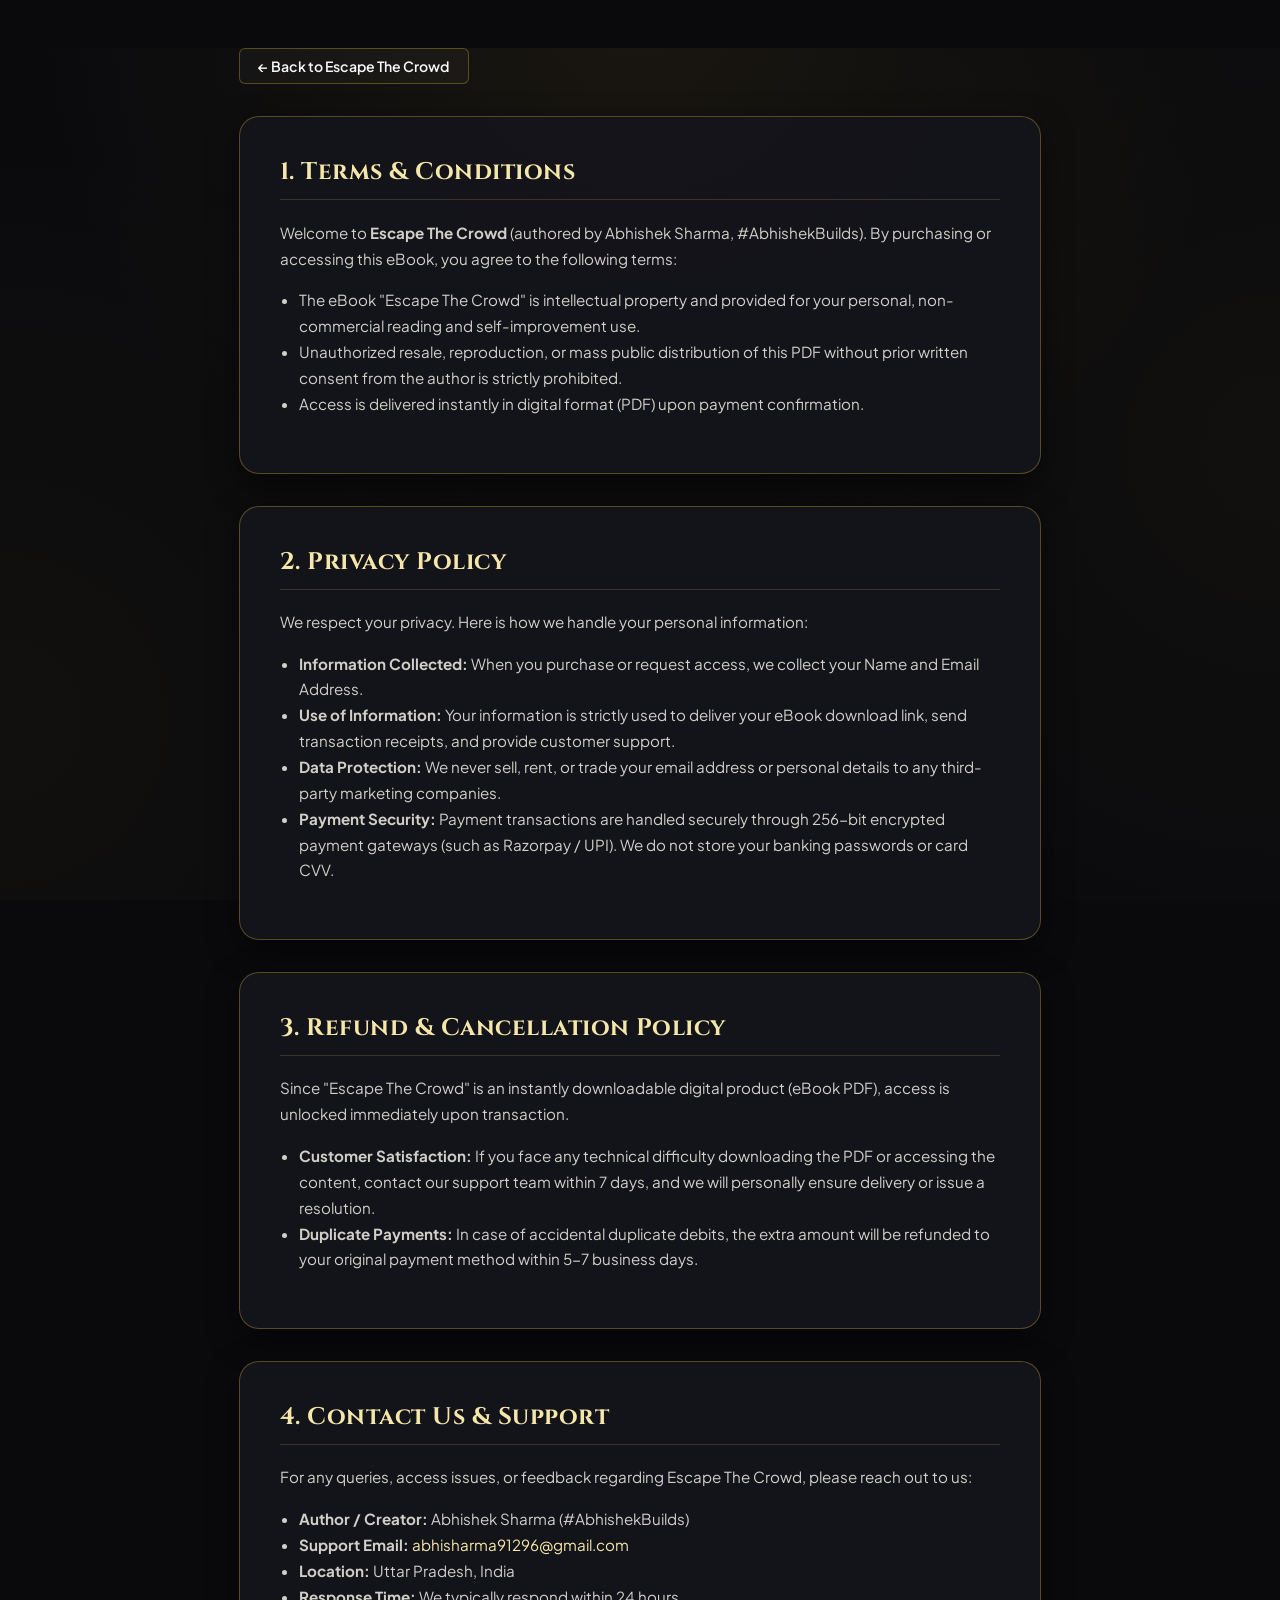
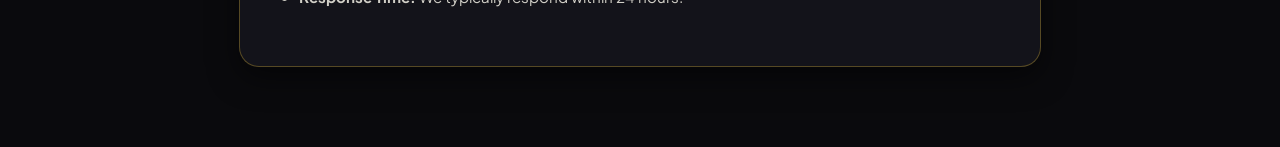
<file: policies.html>
<!DOCTYPE html>
<html lang="hi">
<head>
  <meta charset="UTF-8">
  <meta name="viewport" content="width=device-width, initial-scale=1.0">
  <title>Policies & Terms — Escape The Crowd</title>
  <meta name="description" content="Terms of Service, Privacy Policy, Refund Policy and Contact Information for Escape The Crowd eBook.">
  <link rel="preconnect" href="https://fonts.googleapis.com">
  <link rel="preconnect" href="https://fonts.gstatic.com" crossorigin>
  <link href="https://fonts.googleapis.com/css2?family=Cinzel:wght@600;700&family=Inter:wght@400;500;600;700&display=swap" rel="stylesheet">
  <link rel="stylesheet" href="css/variables.css">
  <link rel="stylesheet" href="css/base.css">
  <link rel="stylesheet" href="css/components.css">
  <style>
    .policy-wrapper {
      max-width: 850px;
      margin: 3rem auto 5rem auto;
      padding: 0 1.5rem;
    }
    .policy-card {
      background: rgba(21, 21, 28, 0.95);
      border: 1px solid var(--gold-border);
      border-radius: var(--radius-lg);
      padding: 2.5rem;
      margin-bottom: 2rem;
      box-shadow: 0 10px 30px rgba(0,0,0,0.5);
    }
    .policy-card h2 {
      font-family: var(--font-serif);
      color: var(--gold-light);
      font-size: 1.5rem;
      border-bottom: 1px solid rgba(212, 175, 55, 0.2);
      padding-bottom: 0.75rem;
      margin-bottom: 1.2rem;
    }
    .policy-card p, .policy-card li {
      color: var(--text-secondary);
      font-size: 0.95rem;
      line-height: 1.7;
    }
    .policy-card ul {
      padding-left: 1.2rem;
      margin-bottom: 1rem;
    }
  </style>
</head>
<body>
  <div class="policy-wrapper">
    <div style="margin-bottom: 2rem;">
      <a href="index.html" class="btn btn-ghost btn-sm">← Back to Escape The Crowd</a>
    </div>

    <div class="policy-card" id="terms">
      <h2>1. Terms & Conditions</h2>
      <p>Welcome to <strong>Escape The Crowd</strong> (authored by Abhishek Sharma, #AbhishekBuilds). By purchasing or accessing this eBook, you agree to the following terms:</p>
      <ul>
        <li>The eBook "Escape The Crowd" is intellectual property and provided for your personal, non-commercial reading and self-improvement use.</li>
        <li>Unauthorized resale, reproduction, or mass public distribution of this PDF without prior written consent from the author is strictly prohibited.</li>
        <li>Access is delivered instantly in digital format (PDF) upon payment confirmation.</li>
      </ul>
    </div>

    <div class="policy-card" id="privacy">
      <h2>2. Privacy Policy</h2>
      <p>We respect your privacy. Here is how we handle your personal information:</p>
      <ul>
        <li><strong>Information Collected:</strong> When you purchase or request access, we collect your Name and Email Address.</li>
        <li><strong>Use of Information:</strong> Your information is strictly used to deliver your eBook download link, send transaction receipts, and provide customer support.</li>
        <li><strong>Data Protection:</strong> We never sell, rent, or trade your email address or personal details to any third-party marketing companies.</li>
        <li><strong>Payment Security:</strong> Payment transactions are handled securely through 256-bit encrypted payment gateways (such as Razorpay / UPI). We do not store your banking passwords or card CVV.</li>
      </ul>
    </div>

    <div class="policy-card" id="refunds">
      <h2>3. Refund & Cancellation Policy</h2>
      <p>Since "Escape The Crowd" is an instantly downloadable digital product (eBook PDF), access is unlocked immediately upon transaction.</p>
      <ul>
        <li><strong>Customer Satisfaction:</strong> If you face any technical difficulty downloading the PDF or accessing the content, contact our support team within 7 days, and we will personally ensure delivery or issue a resolution.</li>
        <li><strong>Duplicate Payments:</strong> In case of accidental duplicate debits, the extra amount will be refunded to your original payment method within 5-7 business days.</li>
      </ul>
    </div>

    <div class="policy-card" id="contact">
      <h2>4. Contact Us & Support</h2>
      <p>For any queries, access issues, or feedback regarding Escape The Crowd, please reach out to us:</p>
      <ul>
        <li><strong>Author / Creator:</strong> Abhishek Sharma (#AbhishekBuilds)</li>
        <li><strong>Support Email:</strong> <a href="mailto:abhisharma91296@gmail.com" style="color: var(--gold-light);">abhisharma91296@gmail.com</a></li>
        <li><strong>Location:</strong> Uttar Pradesh, India</li>
        <li><strong>Response Time:</strong> We typically respond within 24 hours.</li>
      </ul>
    </div>
  </div>
</body>
</html>
</file>
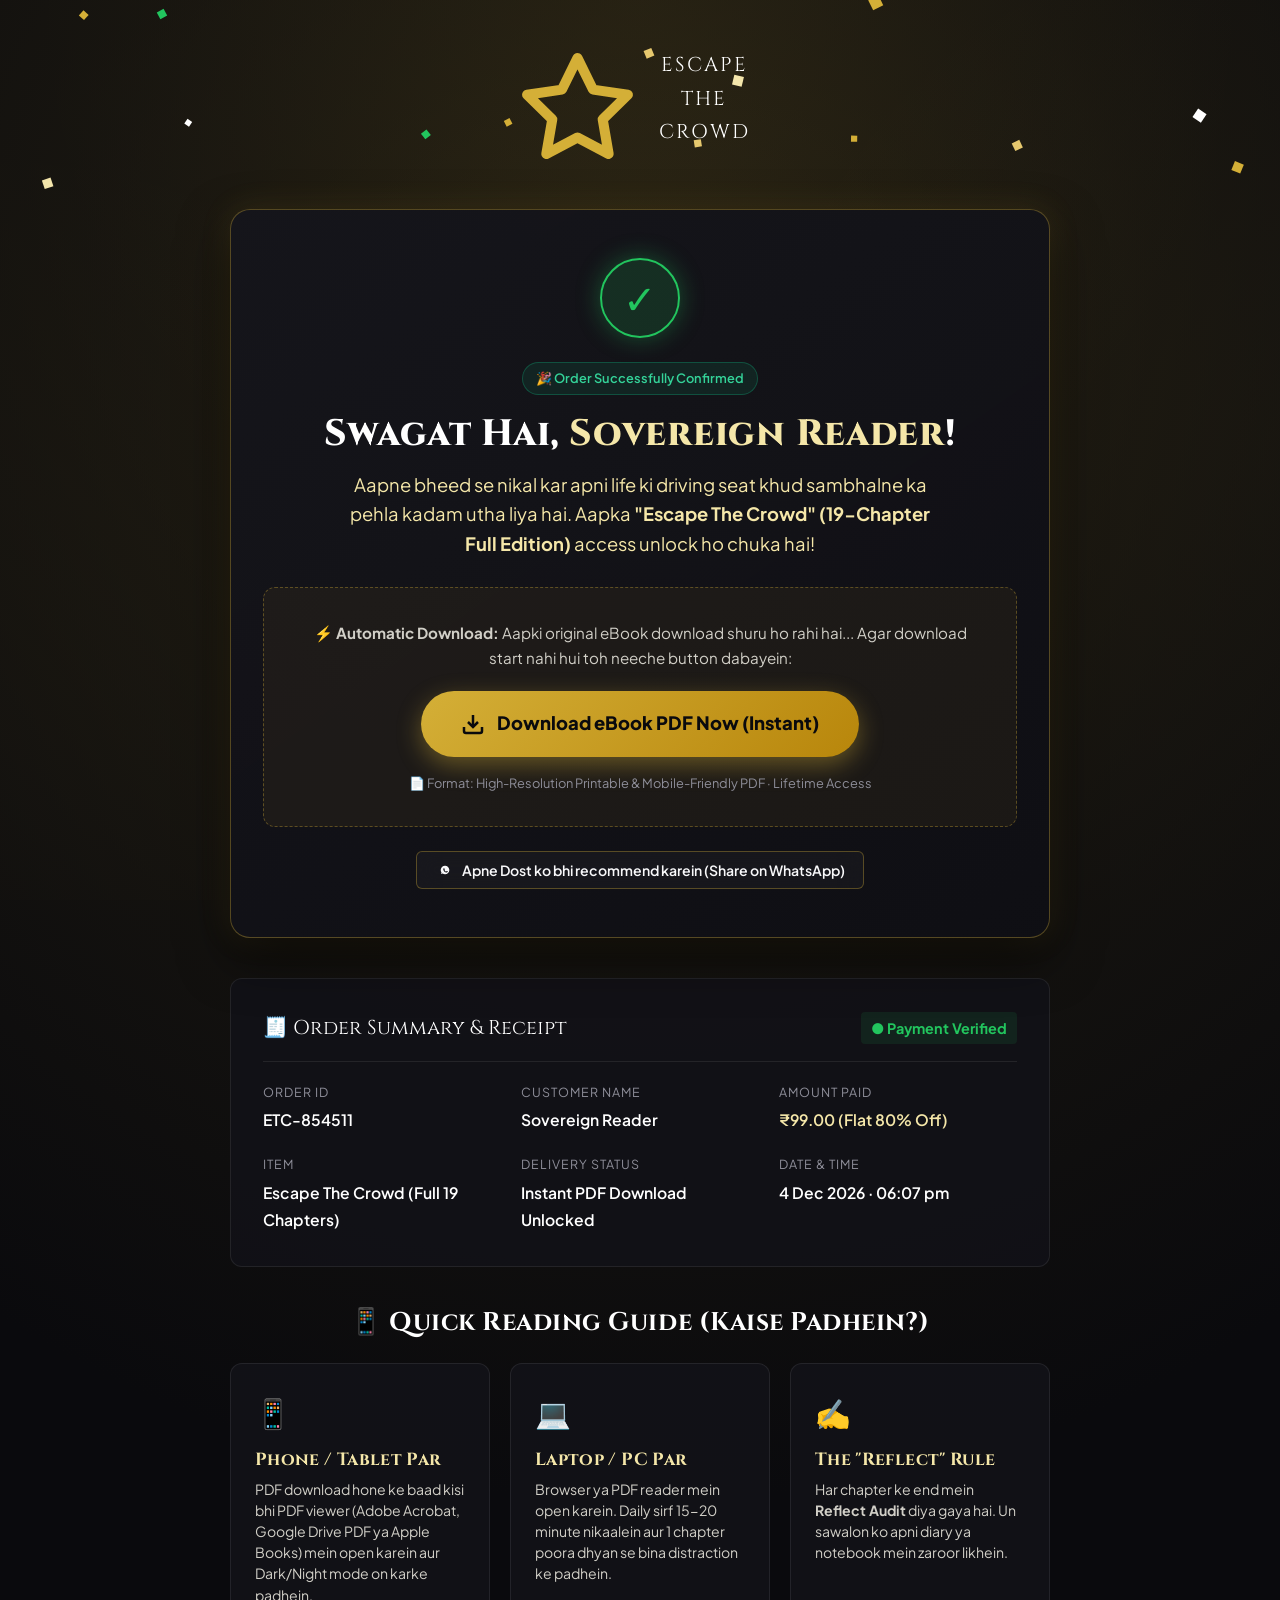
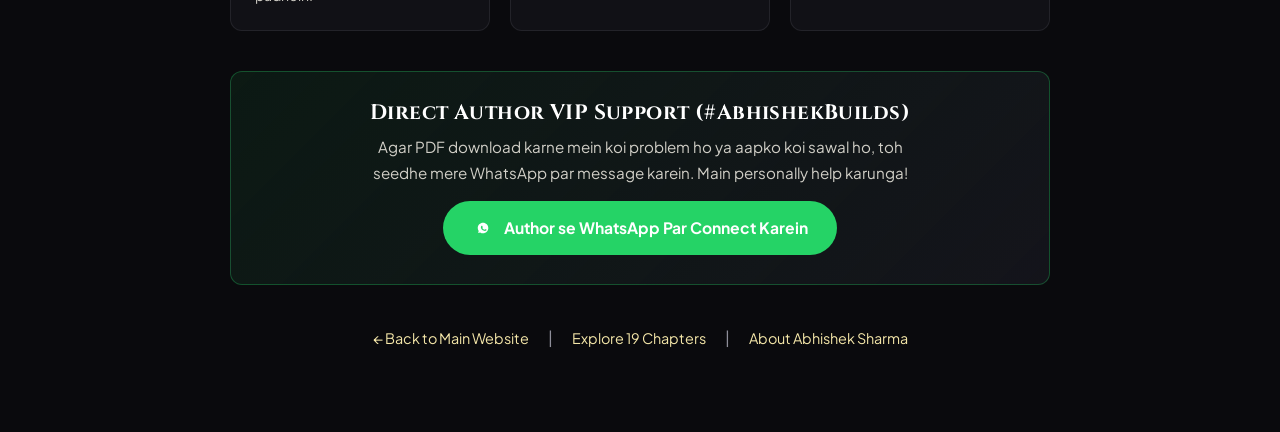
<file: welcome.html>
<!DOCTYPE html>
<html lang="hi">
<head>
  <meta charset="UTF-8">
  <meta name="viewport" content="width=device-width, initial-scale=1.0">
  <title>Badhaai Ho! Aapka Order Confirm Hua — Escape The Crowd</title>
  <meta name="description" content="Thank you for purchasing Escape The Crowd. Download your official eBook blueprint now.">
  <link rel="preconnect" href="https://fonts.googleapis.com">
  <link rel="preconnect" href="https://fonts.gstatic.com" crossorigin>
  <link href="https://fonts.googleapis.com/css2?family=Cinzel:wght@500;600;700;800;900&family=Inter:wght@300;400;500;600;700;800&family=Playfair+Display:ital,wght@0,500;0,600;0,700;1,400&display=swap" rel="stylesheet">
  
  <link rel="stylesheet" href="css/variables.css">
  <link rel="stylesheet" href="css/base.css">
  <link rel="stylesheet" href="css/components.css">
  <link rel="stylesheet" href="css/responsive.css">

  <style>
    /* Canvas Confetti Background */
    #confettiCanvas {
      position: fixed;
      top: 0;
      left: 0;
      width: 100%;
      height: 100%;
      pointer-events: none;
      z-index: 999;
    }

    .welcome-page-wrapper {
      min-height: 100vh;
      background: radial-gradient(circle at 50% 15%, rgba(212, 175, 55, 0.12) 0%, #0a0a0d 65%);
      padding: 3rem 1rem 5rem 1rem;
      position: relative;
    }

    .welcome-container {
      max-width: 820px;
      margin: 0 auto;
    }

    .success-header-card {
      background: linear-gradient(145deg, rgba(21, 21, 28, 0.95), rgba(15, 15, 20, 0.98));
      border: 1px solid var(--gold-border);
      border-radius: var(--radius-lg);
      padding: 3rem 2rem;
      text-align: center;
      position: relative;
      box-shadow: 0 20px 50px rgba(0, 0, 0, 0.6), 0 0 30px rgba(212, 175, 55, 0.15);
      margin-bottom: 2.5rem;
    }

    .success-icon-badge {
      width: 80px;
      height: 80px;
      border-radius: 50%;
      background: rgba(34, 197, 94, 0.15);
      border: 2px solid #22c55e;
      color: #22c55e;
      display: flex;
      align-items: center;
      justify-content: center;
      font-size: 2.5rem;
      margin: 0 auto 1.5rem auto;
      box-shadow: 0 0 25px rgba(34, 197, 94, 0.35);
      animation: bounceIn 0.8s ease;
    }

    @keyframes bounceIn {
      0% { transform: scale(0.3); opacity: 0; }
      60% { transform: scale(1.1); opacity: 1; }
      100% { transform: scale(1); }
    }

    .welcome-headline {
      font-family: var(--font-serif);
      font-size: 2.3rem;
      color: #ffffff;
      margin-bottom: 0.8rem;
    }

    .welcome-sub {
      color: var(--gold-light);
      font-size: 1.15rem;
      max-width: 600px;
      margin: 0 auto 1.8rem auto;
      line-height: 1.6;
    }

    .download-action-box {
      background: rgba(212, 175, 55, 0.06);
      border: 1px dashed var(--gold-border);
      border-radius: var(--radius-md);
      padding: 2rem;
      margin-bottom: 1.5rem;
    }

    .download-status-text {
      font-size: 0.95rem;
      color: var(--text-secondary);
      margin-bottom: 1.25rem;
    }

    .btn-download-hero {
      background: linear-gradient(135deg, #d4af37, #b8860b);
      color: #0a0a0d;
      font-weight: 800;
      font-size: 1.15rem;
      padding: 1.1rem 2.5rem;
      border-radius: 50px;
      display: inline-flex;
      align-items: center;
      gap: 12px;
      border: none;
      cursor: pointer;
      box-shadow: 0 8px 25px rgba(212, 175, 55, 0.4);
      transition: all 0.3s ease;
      text-decoration: none;
    }

    .btn-download-hero:hover {
      transform: translateY(-3px);
      box-shadow: 0 12px 35px rgba(212, 175, 55, 0.6);
      color: #000;
    }

    /* Order Receipt Card */
    .receipt-card {
      background: rgba(18, 18, 24, 0.85);
      border: 1px solid rgba(255, 255, 255, 0.08);
      border-radius: var(--radius-md);
      padding: 2rem;
      margin-bottom: 2.5rem;
    }

    .receipt-header {
      display: flex;
      justify-content: space-between;
      align-items: center;
      border-bottom: 1px solid rgba(255, 255, 255, 0.08);
      padding-bottom: 1rem;
      margin-bottom: 1.25rem;
    }

    .receipt-title {
      font-family: var(--font-serif);
      font-size: 1.25rem;
      color: #fff;
    }

    .receipt-grid {
      display: grid;
      grid-template-columns: repeat(auto-fit, minmax(180px, 1fr));
      gap: 1.25rem;
    }

    .receipt-item label {
      display: block;
      font-size: 0.78rem;
      text-transform: uppercase;
      letter-spacing: 1px;
      color: var(--text-muted);
      margin-bottom: 0.3rem;
    }

    .receipt-item span {
      font-size: 0.98rem;
      color: #fff;
      font-weight: 600;
    }

    /* Reading Guide Cards */
    .guide-section-title {
      font-family: var(--font-serif);
      font-size: 1.6rem;
      color: #fff;
      text-align: center;
      margin-bottom: 1.5rem;
    }

    .guide-cards-grid {
      display: grid;
      grid-template-columns: repeat(auto-fit, minmax(240px, 1fr));
      gap: 1.25rem;
      margin-bottom: 2.5rem;
    }

    .guide-card {
      background: rgba(21, 21, 28, 0.7);
      border: 1px solid rgba(255, 255, 255, 0.08);
      border-radius: var(--radius-md);
      padding: 1.5rem;
      transition: transform 0.2s ease, border-color 0.2s ease;
    }

    .guide-card:hover {
      transform: translateY(-4px);
      border-color: var(--gold-border);
    }

    .guide-card-icon {
      font-size: 1.8rem;
      margin-bottom: 0.8rem;
    }

    .guide-card h4 {
      font-size: 1.1rem;
      color: var(--gold-light);
      margin-bottom: 0.5rem;
    }

    .guide-card p {
      font-size: 0.88rem;
      color: var(--text-secondary);
      line-height: 1.5;
      margin: 0;
    }

    /* VIP & Support Action Group */
    .support-card {
      background: linear-gradient(135deg, rgba(37, 211, 102, 0.08), rgba(21, 21, 28, 0.95));
      border: 1px solid rgba(37, 211, 102, 0.3);
      border-radius: var(--radius-md);
      padding: 1.8rem;
      text-align: center;
      margin-bottom: 2.5rem;
    }

    .support-btn-wa {
      background: #25d366;
      color: #fff;
      font-weight: 700;
      padding: 0.85rem 1.8rem;
      border-radius: 50px;
      display: inline-flex;
      align-items: center;
      gap: 10px;
      text-decoration: none;
      font-size: 0.98rem;
      margin-top: 1rem;
      transition: background 0.2s ease;
    }

    .support-btn-wa:hover {
      background: #1eb956;
      color: #fff;
    }

    .footer-links {
      text-align: center;
      margin-top: 2rem;
    }

    .footer-links a {
      color: var(--gold-light);
      text-decoration: none;
      margin: 0 1rem;
      font-size: 0.9rem;
    }

    .footer-links a:hover {
      text-decoration: underline;
    }
  </style>
</head>
<body>

  <!-- Confetti Canvas -->
  <canvas id="confettiCanvas"></canvas>

  <div class="welcome-page-wrapper">
    <div class="welcome-container">

      <!-- Brand Logo Header -->
      <div style="text-align: center; margin-bottom: 2rem;">
        <a href="index.html" class="brand-logo" style="display: inline-flex; justify-content: center; gap: 8px; text-decoration: none;">
          <svg class="brand-icon" viewBox="0 0 24 24" fill="none" stroke="currentColor" stroke-width="2" stroke-linecap="round" stroke-linejoin="round">
            <polygon points="12 2 15.09 8.26 22 9.27 17 14.14 18.18 21.02 12 17.77 5.82 21.02 7 14.14 2 9.27 8.91 8.26 12 2"></polygon>
          </svg>
          <span style="font-family: var(--font-serif); font-size: 1.25rem; letter-spacing: 2px; color: #fff;">ESCAPE THE CROWD</span>
        </a>
      </div>

      <!-- Main Celebration & Download Card -->
      <div class="success-header-card">
        <div class="success-icon-badge">✓</div>
        <span class="live-pill" style="margin-bottom: 1rem;">🎉 Order Successfully Confirmed</span>
        
        <h1 class="welcome-headline">
          Swagat Hai, <span id="welcomeBuyerName" style="color: var(--gold-light);">Reader</span>!
        </h1>
        
        <p class="welcome-sub">
          Aapne bheed se nikal kar apni life ki driving seat khud sambhalne ka pehla kadam utha liya hai. Aapka <strong>"Escape The Crowd" (19-Chapter Full Edition)</strong> access unlock ho chuka hai!
        </p>

        <!-- Primary Download Box -->
        <div class="download-action-box">
          <p class="download-status-text" id="downloadStatusText">
            ⚡ <strong>Automatic Download:</strong> Aapki original eBook download shuru ho rahi hai... Agar download start nahi hui toh neeche button dabayein:
          </p>
          
          <a href="assets/ebook/Escape_The_Crowd.pdf" target="_blank" download="Escape_The_Crowd_Abhishek_Sharma.pdf" class="btn-download-hero" id="heroDownloadBtn">
            <svg width="24" height="24" viewBox="0 0 24 24" fill="none" stroke="currentColor" stroke-width="2.5">
              <path d="M21 15v4a2 2 0 0 1-2 2H5a2 2 0 0 1-2-2v-4"></path>
              <polyline points="7 10 12 15 17 10"></polyline>
              <line x1="12" y1="15" x2="12" y2="3"></line>
            </svg>
            Download eBook PDF Now (Instant)
          </a>

          <p style="font-size: 0.8rem; color: var(--text-muted); margin-top: 1rem; margin-bottom: 0;">
            📄 Format: High-Resolution Printable & Mobile-Friendly PDF · Lifetime Access
          </p>
        </div>

        <!-- Share with friend button -->
        <div>
          <a id="shareWhatsAppBtn" href="#" target="_blank" class="btn btn-ghost btn-sm" style="display: inline-flex; align-items: center; gap: 8px;">
            <svg width="18" height="18" viewBox="0 0 24 24" fill="currentColor">
              <path d="M12.031 6.172c-3.181 0-5.767 2.586-5.768 5.766-.001 1.298.38 2.27 1.019 3.287l-.582 2.128 2.182-.573c.978.58 1.911.928 3.145.929 3.178 0 5.767-2.587 5.768-5.766.001-3.187-2.575-5.77-5.764-5.771zm3.392 8.244c-.144.405-.837.774-1.17.824-.312.045-.634.077-1.78-.4-.954-.395-1.571-.979-2.008-1.564-.437-.585-.806-1.442-.806-2.203 0-.76.394-1.135.534-1.28.14-.145.306-.182.408-.182s.204.004.294.008c.096.004.225-.036.35.267.126.303.431 1.05.469 1.127.038.077.064.167.013.27-.051.103-.077.167-.154.257-.077.09-.162.201-.231.27-.077.077-.157.16-.067.315.09.154.4 0.66 0.857 1.066.589.524 1.086.686 1.24.763.154.077.243.064.333-.038.09-.103.385-.449.487-.603.102-.154.205-.128.346-.077.141.051.897.423 1.051.5.154.077.256.115.294.18.038.064.038.372-.106.777z"></path>
            </svg>
            Apne Dost ko bhi recommend karein (Share on WhatsApp)
          </a>
        </div>
      </div>

      <!-- Order Receipt Details Card -->
      <div class="receipt-card">
        <div class="receipt-header">
          <span class="receipt-title">🧾 Order Summary & Receipt</span>
          <span style="color: #22c55e; font-weight: 700; font-size: 0.9rem; background: rgba(34, 197, 94, 0.1); padding: 4px 10px; border-radius: 4px;">
            ● Payment Verified
          </span>
        </div>
        <div class="receipt-grid">
          <div class="receipt-item">
            <label>Order ID</label>
            <span id="receiptOrderId">ORD-89412</span>
          </div>
          <div class="receipt-item">
            <label>Customer Name</label>
            <span id="receiptCustomerName">Abhishek</span>
          </div>
          <div class="receipt-item">
            <label>Amount Paid</label>
            <span style="color: var(--gold-light);">₹99.00 (Flat 80% Off)</span>
          </div>
          <div class="receipt-item">
            <label>Item</label>
            <span>Escape The Crowd (Full 19 Chapters)</span>
          </div>
          <div class="receipt-item">
            <label>Delivery Status</label>
            <span>Instant PDF Download Unlocked</span>
          </div>
          <div class="receipt-item">
            <label>Date & Time</label>
            <span id="receiptDateTime">Today</span>
          </div>
        </div>
      </div>

      <!-- How to Read Quick Guide -->
      <h3 class="guide-section-title">📱 Quick Reading Guide (Kaise Padhein?)</h3>
      <div class="guide-cards-grid">
        <div class="guide-card">
          <div class="guide-card-icon">📱</div>
          <h4>Phone / Tablet Par</h4>
          <p>PDF download hone ke baad kisi bhi PDF viewer (Adobe Acrobat, Google Drive PDF ya Apple Books) mein open karein aur Dark/Night mode on karke padhein.</p>
        </div>

        <div class="guide-card">
          <div class="guide-card-icon">💻</div>
          <h4>Laptop / PC Par</h4>
          <p>Browser ya PDF reader mein open karein. Daily sirf 15-20 minute nikaalein aur 1 chapter poora dhyan se bina distraction ke padhein.</p>
        </div>

        <div class="guide-card">
          <div class="guide-card-icon">✍️</div>
          <h4>The "Reflect" Rule</h4>
          <p>Har chapter ke end mein <strong>Reflect Audit</strong> diya gaya hai. Un sawalon ko apni diary ya notebook mein zaroor likhein.</p>
        </div>
      </div>

      <!-- VIP WhatsApp Support Card -->
      <div class="support-card">
        <h4 style="font-size: 1.3rem; color: #fff; margin-bottom: 0.5rem;">
          Direct Author VIP Support (#AbhishekBuilds)
        </h4>
        <p style="color: var(--text-secondary); font-size: 0.95rem; max-width: 550px; margin: 0 auto;">
          Agar PDF download karne mein koi problem ho ya aapko koi sawal ho, toh seedhe mere WhatsApp par message karein. Main personally help karunga!
        </p>
        <a href="https://wa.me/?text=Hi%20Abhishek%2C%20I%20have%20purchased%20Escape%20The%20Crowd%20eBook%20and%20need%20assistance." target="_blank" class="support-btn-wa">
          <svg width="22" height="22" viewBox="0 0 24 24" fill="currentColor">
            <path d="M12.031 6.172c-3.181 0-5.767 2.586-5.768 5.766-.001 1.298.38 2.27 1.019 3.287l-.582 2.128 2.182-.573c.978.58 1.911.928 3.145.929 3.178 0 5.767-2.587 5.768-5.766.001-3.187-2.575-5.77-5.764-5.771zm3.392 8.244c-.144.405-.837.774-1.17.824-.312.045-.634.077-1.78-.4-.954-.395-1.571-.979-2.008-1.564-.437-.585-.806-1.442-.806-2.203 0-.76.394-1.135.534-1.28.14-.145.306-.182.408-.182s.204.004.294.008c.096.004.225-.036.35.267.126.303.431 1.05.469 1.127.038.077.064.167.013.27-.051.103-.077.167-.154.257-.077.09-.162.201-.231.27-.077.077-.157.16-.067.315.09.154.4 0.66 0.857 1.066.589.524 1.086.686 1.24.763.154.077.243.064.333-.038.09-.103.385-.449.487-.603.102-.154.205-.128.346-.077.141.051.897.423 1.051.5.154.077.256.115.294.18.038.064.038.372-.106.777z"></path>
          </svg>
          Author se WhatsApp Par Connect Karein
        </a>
      </div>

      <!-- Navigation Footnotes -->
      <div class="footer-links">
        <a href="index.html">← Back to Main Website</a>
        <span style="color: var(--text-muted);">|</span>
        <a href="index.html#chapters">Explore 19 Chapters</a>
        <span style="color: var(--text-muted);">|</span>
        <a href="index.html#author">About Abhishek Sharma</a>
      </div>

    </div>
  </div>

  <!-- Scripts -->
  <script src="js/pdf-generator.js"></script>
  <script>
    // 1. Extract Buyer info from URL or Session
    const urlParams = new URLSearchParams(window.location.search);
    let buyerName = urlParams.get('name') || sessionStorage.getItem('buyerName') || "Sovereign Reader";
    let buyerEmail = urlParams.get('email') || sessionStorage.getItem('buyerEmail') || "";

    // Sanitize display name
    buyerName = buyerName.trim();
    if (!buyerName || buyerName.toLowerCase() === 'null') buyerName = "Sovereign Reader";

    document.getElementById('welcomeBuyerName').textContent = buyerName;
    document.getElementById('receiptCustomerName').textContent = buyerName;

    // Extract payment ID from Razorpay if available
    const paymentId = urlParams.get('payment_id') || sessionStorage.getItem('paymentId');
    if (paymentId) {
      document.getElementById('receiptOrderId').textContent = paymentId;
    } else {
      const randomOrderId = "ETC-" + Math.floor(100000 + Math.random() * 900000);
      document.getElementById('receiptOrderId').textContent = randomOrderId;
    }

    const now = new Date();
    const formattedDate = now.toLocaleDateString('en-IN', { day: 'numeric', month: 'short', year: 'numeric' }) + " · " + now.toLocaleTimeString('en-IN', { hour: '2-digit', minute: '2-digit' });
    document.getElementById('receiptDateTime').textContent = formattedDate;

    // WhatsApp Share Link
    const shareText = encodeURIComponent(`Maine abhi Abhishek Sharma (#AbhishekBuilds) ki groundbreaking eBook "Escape The Crowd" ₹99 mein unlock ki. Bheed se nikalne ka ek practical guide: https://${window.location.host}`);
    // 2. eBook PDF Download Handler
    function triggerDownload() {
      // Safe fallback download
      const tempLink = document.createElement('a');
      tempLink.href = 'assets/ebook/Escape_The_Crowd.pdf';
      tempLink.download = 'Escape_The_Crowd_Abhishek_Sharma.pdf';
      tempLink.target = '_blank';
      document.body.appendChild(tempLink);
      tempLink.click();
      document.body.removeChild(tempLink);

      const statusText = document.getElementById('downloadStatusText');
      if (statusText) {
        statusText.innerHTML = `✅ <strong>Aapka Download Ready Hai!</strong> Agar download automatically open nahi hui, toh neeche button dabayein:`;
      }
    }

    // Auto-trigger download safely after 1.5 seconds
    setTimeout(() => {
      triggerDownload();
    }, 1500);

    // 3. Lightweight Gold & Emerald Celebration Confetti
    (function initConfetti() {
      const canvas = document.getElementById('confettiCanvas');
      if (!canvas) return;
      const ctx = canvas.getContext('2d');
      let width = canvas.width = window.innerWidth;
      let height = canvas.height = window.innerHeight;

      window.addEventListener('resize', () => {
        width = canvas.width = window.innerWidth;
        height = canvas.height = window.innerHeight;
      });

      const colors = ['#d4af37', '#f3e5ab', '#22c55e', '#ffffff', '#e6c86e'];
      const particles = [];
      const particleCount = 100;

      for (let i = 0; i < particleCount; i++) {
        particles.push({
          x: Math.random() * width,
          y: Math.random() * height - height,
          size: Math.random() * 8 + 4,
          speedY: Math.random() * 3 + 2,
          speedX: Math.random() * 2 - 1,
          color: colors[Math.floor(Math.random() * colors.length)],
          rotation: Math.random() * 360,
          rotationSpeed: Math.random() * 6 - 3
        });
      }

      let animationFrame;
      let animationDuration = 5000; // Run for 5 seconds
      const startTime = Date.now();

      function updateConfetti() {
        ctx.clearRect(0, 0, width, height);

        particles.forEach(p => {
          p.y += p.speedY;
          p.x += p.speedX;
          p.rotation += p.rotationSpeed;

          ctx.save();
          ctx.translate(p.x, p.y);
          ctx.rotate((p.rotation * Math.PI) / 180);
          ctx.fillStyle = p.color;
          ctx.fillRect(-p.size / 2, -p.size / 2, p.size, p.size);
          ctx.restore();

          if (p.y > height) {
            p.y = -10;
            p.x = Math.random() * width;
          }
        });

        if (Date.now() - startTime < animationDuration) {
          animationFrame = requestAnimationFrame(updateConfetti);
        } else {
          ctx.clearRect(0, 0, width, height);
        }
      }

      updateConfetti();
    })();
  </script>
</body>
</html>
</file>
<file: css/variables.css>
/* ==========================================================================
   Escape The Crowd - Design Tokens & Variables
   Theme: Luxury Matte Obsidian Black & Champagne Gold
   ========================================================================== */

:root {
  /* Color Palette - Backgrounds */
  --bg-primary: #0a0a0d;
  --bg-secondary: #111116;
  --bg-card: #15151c;
  --bg-card-hover: #1c1c24;
  --bg-glass: rgba(21, 21, 28, 0.75);
  --bg-glass-gold: rgba(212, 175, 55, 0.04);
  --bg-input: #121217;

  /* Color Palette - Gold Accents (Matched to Book Cover) */
  --gold-primary: #d4af37;
  --gold-light: #f5e7a9;
  --gold-dark: #aa841c;
  --gold-gradient: linear-gradient(135deg, #f5e7a9 0%, #d4af37 50%, #aa841c 100%);
  --gold-gradient-subtle: linear-gradient(135deg, rgba(245, 231, 169, 0.15) 0%, rgba(212, 175, 55, 0.05) 100%);
  --gold-glow: 0 0 30px rgba(212, 175, 55, 0.28);
  --gold-glow-intense: 0 0 45px rgba(212, 175, 55, 0.45);
  --gold-border: rgba(212, 175, 55, 0.35);
  --gold-border-subtle: rgba(212, 175, 55, 0.18);
  --gold-border-bright: rgba(245, 231, 169, 0.65);

  /* Color Palette - Text */
  --text-primary: #f8f8fa;
  --text-secondary: #d1cfc7;
  --text-muted: #8e8e99;
  --text-gold: #e5be49;
  --text-dark: #0a0a0d;

  /* Status Colors */
  --color-success: #10b981;
  --color-success-bg: rgba(16, 185, 129, 0.12);
  --color-badge: #d4af37;

  /* Typography */
  --font-serif: 'Cinzel', 'Playfair Display', Georgia, serif;
  --font-sans: 'Plus Jakarta Sans', -apple-system, BlinkMacSystemFont, 'Segoe UI', Roboto, sans-serif;
  --font-mono: 'JetBrains Mono', monospace;

  /* Shadows & Depth */
  --shadow-sm: 0 2px 8px rgba(0, 0, 0, 0.4);
  --shadow-md: 0 8px 24px rgba(0, 0, 0, 0.6);
  --shadow-lg: 0 16px 48px rgba(0, 0, 0, 0.8);
  --shadow-book: -12px 18px 45px rgba(0, 0, 0, 0.9), 0 0 35px rgba(212, 175, 55, 0.15);
  --shadow-glow: 0 0 25px rgba(212, 175, 55, 0.2);

  /* Spacing & Sizing */
  --container-max: 1200px;
  --container-narrow: 880px;
  --radius-sm: 6px;
  --radius-md: 12px;
  --radius-lg: 20px;
  --radius-full: 9999px;

  /* Transitions */
  --transition-fast: 0.2s cubic-bezier(0.4, 0, 0.2, 1);
  --transition-normal: 0.35s cubic-bezier(0.4, 0, 0.2, 1);
  --transition-smooth: 0.6s cubic-bezier(0.16, 1, 0.3, 1);
}
</file>
<file: css/base.css>
/* ==========================================================================
   Escape The Crowd - Base Styles & Reset
   ========================================================================== */

@import url('https://fonts.googleapis.com/css2?family=Cinzel:wght@400;600;700;800;900&family=Plus+Jakarta+Sans:wght@300;400;500;600;700;800&family=Playfair+Display:ital,wght@0,600;1,400;1,600&display=swap');

*, *::before, *::after {
  box-sizing: border-box;
  margin: 0;
  padding: 0;
}

html {
  scroll-behavior: smooth;
  font-size: 16px;
  background-color: var(--bg-primary);
  color: var(--text-primary);
  text-rendering: optimizeLegibility;
  -webkit-font-smoothing: antialiased;
  -moz-osx-font-smoothing: grayscale;
}

body {
  font-family: var(--font-sans);
  line-height: 1.68;
  color: var(--text-primary);
  background-color: var(--bg-primary);
  background-image: 
    radial-gradient(circle at 50% 0%, rgba(212, 175, 55, 0.08) 0%, transparent 55%),
    radial-gradient(circle at 100% 50%, rgba(212, 175, 55, 0.04) 0%, transparent 40%),
    radial-gradient(circle at 0% 80%, rgba(212, 175, 55, 0.04) 0%, transparent 40%);
  background-attachment: fixed;
  overflow-x: hidden;
  min-height: 100vh;
}

/* Custom Gold Scrollbar */
::-webkit-scrollbar {
  width: 9px;
}

::-webkit-scrollbar-track {
  background: var(--bg-primary);
}

::-webkit-scrollbar-thumb {
  background: #2a2517;
  border-radius: var(--radius-full);
  border: 2px solid var(--bg-primary);
}

::-webkit-scrollbar-thumb:hover {
  background: var(--gold-dark);
}

::selection {
  background: rgba(212, 175, 55, 0.28);
  color: var(--gold-light);
}

/* Typography Base */
h1, h2, h3, h4, h5, h6 {
  font-family: var(--font-serif);
  color: var(--text-primary);
  line-height: 1.25;
  letter-spacing: 0.02em;
  font-weight: 700;
}

h1 {
  font-size: clamp(2.25rem, 5vw + 1rem, 3.85rem);
  font-weight: 800;
}

h2 {
  font-size: clamp(1.85rem, 3.5vw + 0.5rem, 2.75rem);
}

h3 {
  font-size: clamp(1.35rem, 2vw + 0.5rem, 1.85rem);
}

h4 {
  font-size: 1.25rem;
}

p {
  color: var(--text-secondary);
  font-size: 1.05rem;
  margin-bottom: 1rem;
}

p.lead {
  font-size: clamp(1.1rem, 1.5vw + 0.5rem, 1.3rem);
  color: var(--text-secondary);
  line-height: 1.7;
}

a {
  color: var(--gold-primary);
  text-decoration: none;
  transition: color var(--transition-fast);
}

a:hover {
  color: var(--gold-light);
}

img {
  max-width: 100%;
  height: auto;
  display: block;
}

/* Layout Utilities */
.container {
  width: 100%;
  max-width: var(--container-max);
  margin-left: auto;
  margin-right: auto;
  padding-left: 1.5rem;
  padding-right: 1.5rem;
}

.container-narrow {
  width: 100%;
  max-width: var(--container-narrow);
  margin-left: auto;
  margin-right: auto;
  padding-left: 1.5rem;
  padding-right: 1.5rem;
}

.section {
  padding: 6rem 0;
  position: relative;
}

.section-tight {
  padding: 4rem 0;
}

/* Section Headers */
.section-header {
  text-align: center;
  max-width: 760px;
  margin: 0 auto 3.5rem auto;
}

.section-tag {
  display: inline-flex;
  align-items: center;
  gap: 0.5rem;
  padding: 0.35rem 1rem;
  border-radius: var(--radius-full);
  background: var(--bg-glass-gold);
  border: 1px solid var(--gold-border);
  color: var(--gold-light);
  font-size: 0.82rem;
  font-weight: 600;
  text-transform: uppercase;
  letter-spacing: 0.14em;
  margin-bottom: 1.2rem;
  backdrop-filter: blur(8px);
}

.section-title {
  margin-bottom: 1rem;
}

.section-subtitle {
  color: var(--text-secondary);
  font-size: 1.12rem;
}

/* Gold Gradient Text */
.text-gold-gradient {
  background: var(--gold-gradient);
  -webkit-background-clip: text;
  -webkit-text-fill-color: transparent;
  background-clip: text;
}

.text-gold {
  color: var(--gold-primary);
}

.text-muted {
  color: var(--text-muted);
}

.text-center {
  text-align: center;
}

/* Glow Accent Decorations */
.ambient-glow {
  position: absolute;
  width: 350px;
  height: 350px;
  border-radius: 50%;
  background: radial-gradient(circle, rgba(212, 175, 55, 0.12) 0%, transparent 70%);
  filter: blur(50px);
  pointer-events: none;
  z-index: 0;
}
</file>
<file: css/components.css>
/* ==========================================================================
   Escape The Crowd - Component Styles
   ========================================================================== */

/* ==========================================
   1. Buttons
   ========================================== */
.btn {
  display: inline-flex;
  align-items: center;
  justify-content: center;
  gap: 0.65rem;
  padding: 0.85rem 1.85rem;
  font-family: var(--font-sans);
  font-size: 1rem;
  font-weight: 600;
  border-radius: var(--radius-md);
  border: 1px solid transparent;
  cursor: pointer;
  transition: all var(--transition-normal);
  text-decoration: none;
  line-height: 1.2;
  position: relative;
  overflow: hidden;
}

.btn-lg {
  padding: 1.05rem 2.25rem;
  font-size: 1.1rem;
  border-radius: var(--radius-md);
}

.btn-sm {
  padding: 0.55rem 1.15rem;
  font-size: 0.88rem;
  border-radius: var(--radius-sm);
}

.btn-primary {
  background: var(--gold-gradient);
  color: var(--text-dark);
  box-shadow: 0 4px 20px rgba(212, 175, 55, 0.35);
  font-weight: 700;
  letter-spacing: 0.02em;
}

.btn-primary:hover {
  transform: translateY(-2px);
  box-shadow: var(--gold-glow-intense);
  color: #000;
}

.btn-primary:active {
  transform: translateY(0);
}

.btn-ghost {
  background: rgba(255, 255, 255, 0.03);
  color: var(--text-primary);
  border: 1px solid var(--gold-border);
  backdrop-filter: blur(10px);
}

.btn-ghost:hover {
  background: rgba(212, 175, 55, 0.1);
  border-color: var(--gold-primary);
  color: var(--gold-light);
  transform: translateY(-2px);
}

.btn-pulse {
  animation: pulseGlow 2.5s infinite;
}

@keyframes pulseGlow {
  0% { box-shadow: 0 0 0 0 rgba(212, 175, 55, 0.5); }
  70% { box-shadow: 0 0 0 15px rgba(212, 175, 55, 0); }
  100% { box-shadow: 0 0 0 0 rgba(212, 175, 55, 0); }
}

/* ==========================================
   2. Badges & Micro Tags
   ========================================== */
.live-pill {
  display: inline-flex;
  align-items: center;
  gap: 0.45rem;
  padding: 0.3rem 0.8rem;
  background: rgba(16, 185, 129, 0.1);
  border: 1px solid rgba(16, 185, 129, 0.3);
  border-radius: var(--radius-full);
  color: #34d399;
  font-size: 0.8rem;
  font-weight: 600;
}

.pulse-dot {
  width: 7px;
  height: 7px;
  background-color: #10b981;
  border-radius: 50%;
  animation: dotPulse 1.8s infinite;
}

@keyframes dotPulse {
  0% { transform: scale(0.95); box-shadow: 0 0 0 0 rgba(16, 185, 129, 0.7); }
  70% { transform: scale(1); box-shadow: 0 0 0 7px rgba(16, 185, 129, 0); }
  100% { transform: scale(0.95); box-shadow: 0 0 0 0 rgba(16, 185, 129, 0); }
}

.discount-tag {
  background: #dc2626;
  color: #fff;
  font-size: 0.75rem;
  font-weight: 700;
  padding: 0.2rem 0.55rem;
  border-radius: var(--radius-sm);
  text-transform: uppercase;
  letter-spacing: 0.05em;
}

/* ==========================================
   3. Cards & Glassmorphism Surfaces
   ========================================== */
.card-glass {
  background: var(--bg-card);
  border: 1px solid rgba(255, 255, 255, 0.06);
  border-radius: var(--radius-lg);
  padding: 2rem;
  backdrop-filter: blur(12px);
  position: relative;
  transition: all var(--transition-normal);
  overflow: hidden;
}

.card-glass::before {
  content: '';
  position: absolute;
  top: 0;
  left: 0;
  right: 0;
  height: 1px;
  background: linear-gradient(90deg, transparent, rgba(212, 175, 55, 0.4), transparent);
  opacity: 0.4;
  transition: opacity var(--transition-normal);
}

.card-glass:hover {
  transform: translateY(-4px);
  border-color: var(--gold-border);
  box-shadow: 0 12px 32px rgba(0, 0, 0, 0.6), 0 0 20px rgba(212, 175, 55, 0.1);
}

.card-glass:hover::before {
  opacity: 1;
}

/* ==========================================
   4. Realistic 3D Book Mockup
   ========================================== */
.book-showcase-container {
  perspective: 1400px;
  display: flex;
  justify-content: center;
  align-items: center;
  padding: 1.5rem;
}

.book-3d-wrap {
  width: 320px;
  height: 480px;
  position: relative;
  transform-style: preserve-3d;
  transform: rotateY(-22deg) rotateX(10deg);
  transition: transform 0.15s ease-out;
  cursor: grab;
}

.book-3d-wrap:active {
  cursor: grabbing;
}

/* Front Cover */
.book-cover-front {
  position: absolute;
  inset: 0;
  background: #0d0d10;
  border-radius: 4px 10px 10px 4px;
  box-shadow: var(--shadow-book);
  transform: translateZ(16px);
  overflow: hidden;
  display: flex;
  flex-direction: column;
  justify-content: space-between;
  padding: 1.8rem 1.4rem;
  text-align: center;
  border: 1px solid rgba(212, 175, 55, 0.35);
  user-select: none;
}

/* Double Gold Border (Book Cover Signature Design) */
.book-cover-inner-frame {
  position: absolute;
  inset: 10px;
  border: 1px solid var(--gold-primary);
  pointer-events: none;
  border-radius: 2px 6px 6px 2px;
}

.book-cover-inner-frame::after {
  content: '';
  position: absolute;
  inset: 4px;
  border: 1px solid rgba(212, 175, 55, 0.35);
  border-radius: 1px 4px 4px 1px;
}

.book-cover-header {
  position: relative;
  z-index: 2;
  margin-top: 0.5rem;
}

.book-top-tag {
  font-family: var(--font-sans);
  font-size: 0.68rem;
  letter-spacing: 0.32em;
  color: var(--gold-light);
  text-transform: uppercase;
  font-weight: 600;
  display: block;
  margin-bottom: 0.6rem;
}

.book-title-main {
  font-family: var(--font-serif);
  font-size: 1.85rem;
  line-height: 1.1;
  color: #fff;
  font-weight: 800;
  letter-spacing: 0.04em;
  margin-bottom: 0.5rem;
  text-shadow: 0 2px 10px rgba(0,0,0,0.8);
}

.book-subtitle {
  font-family: 'Playfair Display', Georgia, serif;
  font-style: italic;
  font-size: 0.78rem;
  color: var(--gold-light);
  letter-spacing: 0.02em;
  opacity: 0.9;
  margin-bottom: 0.5rem;
}

/* Author Portrait in Cover */
.book-author-portrait-wrap {
  position: relative;
  z-index: 2;
  margin: 0.8rem auto;
  width: 105px;
  height: 105px;
  border-radius: 50%;
  padding: 3px;
  background: var(--gold-gradient);
  box-shadow: 0 4px 18px rgba(0,0,0,0.8), 0 0 15px rgba(212, 175, 55, 0.3);
}

.book-author-img {
  width: 100%;
  height: 100%;
  border-radius: 50%;
  object-fit: cover;
  object-position: center 20%;
  background: #1a1a24;
  border: 2px solid #0d0d10;
}

.book-cover-footer {
  position: relative;
  z-index: 2;
  margin-bottom: 0.4rem;
}

.book-author-name {
  font-family: var(--font-serif);
  font-size: 0.88rem;
  letter-spacing: 0.22em;
  color: #fff;
  text-transform: uppercase;
  font-weight: 600;
  margin-bottom: 0.35rem;
}

.book-author-tagline {
  font-family: var(--font-sans);
  font-size: 0.72rem;
  color: var(--gold-primary);
  font-weight: 600;
  letter-spacing: 0.08em;
}

/* Book Spine */
.book-spine {
  position: absolute;
  top: 0;
  left: 0;
  width: 32px;
  height: 100%;
  background: linear-gradient(90deg, #050508 0%, #15151b 50%, #0d0d10 100%);
  transform: rotateY(-90deg) translateZ(16px);
  transform-origin: left;
  border-radius: 3px 0 0 3px;
  display: flex;
  align-items: center;
  justify-content: center;
  border-left: 1px solid var(--gold-border);
}

.book-spine-text {
  transform: rotate(90deg);
  font-family: var(--font-serif);
  font-size: 0.72rem;
  letter-spacing: 0.25em;
  color: var(--gold-light);
  white-space: nowrap;
  font-weight: 700;
}

/* Book Page Edges */
.book-pages-side {
  position: absolute;
  top: 6px;
  right: 0;
  width: 28px;
  height: calc(100% - 12px);
  background: repeating-linear-gradient(
    90deg,
    #e8e4d9 0px,
    #cfc9b8 1px,
    #f2eee4 2px
  );
  transform: rotateY(90deg) translateZ(304px);
  transform-origin: right;
  border-radius: 0 4px 4px 0;
  box-shadow: inset 0 0 10px rgba(0, 0, 0, 0.4);
}

/* Dynamic Gloss Highlight Effect */
.book-shine {
  position: absolute;
  inset: 0;
  background: linear-gradient(
    115deg,
    transparent 0%,
    rgba(255, 255, 255, 0.08) 35%,
    rgba(255, 255, 255, 0.2) 48%,
    transparent 55%
  );
  pointer-events: none;
  opacity: 0.7;
  mix-blend-mode: overlay;
  z-index: 5;
}

/* ==========================================
   5. Quotes & Highlights
   ========================================== */
.quote-card {
  background: var(--bg-card);
  border-left: 3px solid var(--gold-primary);
  border-radius: 0 var(--radius-md) var(--radius-md) 0;
  padding: 1.5rem 1.8rem;
  position: relative;
  margin: 1.5rem 0;
  background-image: linear-gradient(90deg, rgba(212, 175, 55, 0.05) 0%, transparent 100%);
}

.quote-card p {
  font-family: 'Playfair Display', Georgia, serif;
  font-style: italic;
  font-size: 1.18rem;
  color: var(--text-primary);
  line-height: 1.6;
  margin-bottom: 0.5rem;
}

.quote-author {
  font-family: var(--font-sans);
  font-size: 0.85rem;
  color: var(--gold-light);
  font-weight: 600;
  letter-spacing: 0.05em;
}

/* ==========================================
   6. Accordions
   ========================================== */
.accordion-item {
  background: var(--bg-card);
  border: 1px solid rgba(255, 255, 255, 0.06);
  border-radius: var(--radius-md);
  margin-bottom: 1rem;
  overflow: hidden;
  transition: border-color var(--transition-fast);
}

.accordion-item.active {
  border-color: var(--gold-border);
}

.accordion-header {
  padding: 1.25rem 1.5rem;
  display: flex;
  align-items: center;
  justify-content: space-between;
  cursor: pointer;
  user-select: none;
  background: transparent;
  transition: background var(--transition-fast);
}

.accordion-header:hover {
  background: rgba(212, 175, 55, 0.03);
}

.accordion-title {
  font-family: var(--font-sans);
  font-size: 1.08rem;
  font-weight: 600;
  color: var(--text-primary);
  display: flex;
  align-items: center;
  gap: 0.75rem;
}

.accordion-icon {
  width: 20px;
  height: 20px;
  color: var(--gold-primary);
  transition: transform var(--transition-normal);
}

.accordion-item.active .accordion-icon {
  transform: rotate(180deg);
}

.accordion-content {
  max-height: 0;
  overflow: hidden;
  transition: max-height var(--transition-normal) ease-out, padding var(--transition-normal);
  padding: 0 1.5rem;
}

.accordion-item.active .accordion-content {
  max-height: 500px;
  padding: 0 1.5rem 1.5rem 1.5rem;
}

/* ==========================================
   7. Modals
   ========================================== */
.modal-overlay {
  position: fixed;
  inset: 0;
  background: rgba(4, 4, 6, 0.88);
  backdrop-filter: blur(12px);
  z-index: 1000;
  display: flex;
  align-items: center;
  justify-content: center;
  padding: 1.5rem;
  opacity: 0;
  visibility: hidden;
  transition: all var(--transition-normal);
}

.modal-overlay.active {
  opacity: 1;
  visibility: visible;
}

.modal-box {
  background: #111116;
  border: 1px solid var(--gold-border);
  border-radius: var(--radius-lg);
  width: 100%;
  max-width: 680px;
  max-height: 90vh;
  overflow-y: auto;
  position: relative;
  box-shadow: 0 25px 60px rgba(0, 0, 0, 0.9), 0 0 40px rgba(212, 175, 55, 0.15);
  transform: translateY(25px) scale(0.96);
  transition: transform var(--transition-normal);
  padding: 2.5rem;
}

.modal-overlay.active .modal-box {
  transform: translateY(0) scale(1);
}

.modal-close-btn {
  position: absolute;
  top: 1.25rem;
  right: 1.25rem;
  background: rgba(255, 255, 255, 0.05);
  border: 1px solid rgba(255, 255, 255, 0.1);
  color: var(--text-secondary);
  width: 36px;
  height: 36px;
  border-radius: 50%;
  display: flex;
  align-items: center;
  justify-content: center;
  cursor: pointer;
  transition: all var(--transition-fast);
}

.modal-close-btn:hover {
  background: rgba(212, 175, 55, 0.2);
  color: var(--gold-light);
  transform: rotate(90deg);
}

/* Sample Reader Book Page Styling Inside Modal */
.reader-page {
  background: #fdfaf4;
  color: #1a1a1f;
  padding: 2.5rem 2.2rem;
  border-radius: var(--radius-sm);
  box-shadow: inset 0 0 30px rgba(0, 0, 0, 0.08), 0 8px 30px rgba(0, 0, 0, 0.5);
  position: relative;
  font-family: Georgia, 'Times New Roman', serif;
}

.reader-page::before {
  content: '';
  position: absolute;
  top: 0;
  left: 0;
  bottom: 0;
  width: 18px;
  background: linear-gradient(90deg, rgba(0,0,0,0.1) 0%, transparent 100%);
}

.reader-chapter-tag {
  font-family: var(--font-sans);
  font-size: 0.78rem;
  letter-spacing: 0.2em;
  color: #7a621d;
  text-transform: uppercase;
  font-weight: 700;
  margin-bottom: 0.4rem;
}

.reader-title {
  font-family: Georgia, serif;
  font-size: 1.85rem;
  color: #0d0d12;
  margin-bottom: 0.4rem;
  font-weight: 700;
}

.reader-subtitle {
  font-style: italic;
  font-size: 1rem;
  color: #555;
  margin-bottom: 1.8rem;
  border-bottom: 1px solid #d4af37;
  padding-bottom: 0.8rem;
}

.reader-text {
  color: #2b2b30;
  font-size: 1.05rem;
  line-height: 1.75;
  margin-bottom: 1.2rem;
}

.reader-quote-box {
  background: #f4ecdc;
  border-left: 3px solid #b89025;
  padding: 1.1rem 1.4rem;
  margin: 1.5rem 0;
  font-style: italic;
  color: #111;
  font-size: 1.1rem;
}

.reader-reflect-box {
  background: #fff8eb;
  border: 1px solid #e5c983;
  padding: 1.25rem 1.4rem;
  border-radius: 4px;
  margin-top: 1.8rem;
}

.reader-reflect-tag {
  font-family: var(--font-sans);
  font-size: 0.75rem;
  font-weight: 800;
  color: #946f14;
  letter-spacing: 0.2em;
  margin-bottom: 0.4rem;
  text-transform: uppercase;
}

/* ==========================================
   8. Live Activity Toast
   ========================================== */
.toast-container {
  position: fixed;
  bottom: 1.5rem;
  left: 1.5rem;
  z-index: 990;
  pointer-events: none;
}

.toast-item {
  background: #15151d;
  border: 1px solid var(--gold-border);
  border-radius: var(--radius-md);
  padding: 0.85rem 1.2rem;
  display: flex;
  align-items: center;
  gap: 0.85rem;
  box-shadow: 0 10px 25px rgba(0, 0, 0, 0.7), 0 0 15px rgba(212, 175, 55, 0.15);
  backdrop-filter: blur(10px);
  transform: translateY(100px);
  opacity: 0;
  transition: all 0.45s cubic-bezier(0.16, 1, 0.3, 1);
  pointer-events: auto;
  max-width: 340px;
}

.toast-item.show {
  transform: translateY(0);
  opacity: 1;
}

.toast-avatar {
  width: 36px;
  height: 36px;
  border-radius: 50%;
  background: var(--gold-gradient);
  display: flex;
  align-items: center;
  justify-content: center;
  color: #000;
  font-weight: 700;
  font-size: 0.85rem;
  flex-shrink: 0;
}

.toast-content {
  font-size: 0.82rem;
  color: var(--text-primary);
  line-height: 1.35;
}

.toast-time {
  font-size: 0.72rem;
  color: var(--gold-light);
  display: block;
  margin-top: 0.2rem;
}

/* ==========================================
   10. Audio Voiceover Preview Player
   ========================================== */
.audio-preview-card {
  background: rgba(18, 18, 24, 0.85);
  border: 1px solid var(--gold-border);
  border-radius: var(--radius-md);
  padding: 1rem 1.4rem;
  display: flex;
  align-items: center;
  gap: 1.25rem;
  margin: 1.5rem 0;
  box-shadow: 0 8px 25px rgba(0, 0, 0, 0.5), inset 0 1px 0 rgba(212, 175, 55, 0.2);
  backdrop-filter: blur(10px);
}

.audio-play-btn {
  width: 44px;
  height: 44px;
  border-radius: 50%;
  background: var(--gold-gradient);
  border: none;
  color: #0a0a0d;
  display: flex;
  align-items: center;
  justify-content: center;
  cursor: pointer;
  flex-shrink: 0;
  transition: transform 0.2s ease, box-shadow 0.2s ease;
  box-shadow: 0 0 15px rgba(212, 175, 55, 0.4);
}

.audio-play-btn:hover {
  transform: scale(1.08);
  box-shadow: 0 0 22px rgba(212, 175, 55, 0.7);
}

.audio-info {
  flex: 1;
}

.audio-title-row {
  display: flex;
  justify-content: space-between;
  align-items: center;
  margin-bottom: 0.45rem;
}

.audio-title {
  font-size: 0.85rem;
  font-weight: 600;
  color: var(--text-primary);
  display: flex;
  align-items: center;
  gap: 0.5rem;
}

.audio-time {
  font-size: 0.78rem;
  color: var(--gold-light);
  font-family: var(--font-mono);
}

.audio-progress-bg {
  width: 100%;
  height: 6px;
  background: rgba(255, 255, 255, 0.1);
  border-radius: 3px;
  overflow: hidden;
  position: relative;
}

.audio-progress-fill {
  height: 100%;
  width: 0%;
  background: var(--gold-gradient);
  transition: width 0.3s linear;
}

.audio-equalizer {
  display: flex;
  align-items: center;
  gap: 3px;
  height: 16px;
}

.audio-wave-bar {
  width: 3px;
  height: 6px;
  background: var(--gold-primary);
  border-radius: 2px;
  transition: height 0.2s ease;
}

.audio-wave-bar.animating:nth-child(1) { animation: soundWave 0.8s infinite ease-in-out alternate; }
.audio-wave-bar.animating:nth-child(2) { animation: soundWave 0.6s infinite ease-in-out alternate 0.2s; }
.audio-wave-bar.animating:nth-child(3) { animation: soundWave 0.9s infinite ease-in-out alternate 0.4s; }
.audio-wave-bar.animating:nth-child(4) { animation: soundWave 0.5s infinite ease-in-out alternate 0.1s; }

@keyframes soundWave {
  0% { height: 4px; }
  100% { height: 16px; }
}

/* WhatsApp 1-Tap Order Button */
.btn-whatsapp {
  background: #25d366;
  color: #fff !important;
  font-weight: 700;
  display: inline-flex;
  align-items: center;
  justify-content: center;
  gap: 0.6rem;
  padding: 0.85rem 1.4rem;
  border-radius: var(--radius-md);
  text-decoration: none;
  transition: all var(--transition-fast);
  box-shadow: 0 4px 15px rgba(37, 211, 102, 0.3);
  border: none;
  cursor: pointer;
  font-size: 0.95rem;
}

.btn-whatsapp:hover {
  background: #20ba5a;
  transform: translateY(-2px);
  box-shadow: 0 6px 20px rgba(37, 211, 102, 0.5);
}

/* Social Icon Badges */
.social-links-grid {
  display: flex;
  flex-wrap: wrap;
  gap: 0.75rem;
  margin-top: 1.25rem;
}

.social-pill {
  display: inline-flex;
  align-items: center;
  gap: 0.45rem;
  padding: 0.45rem 0.95rem;
  background: rgba(255, 255, 255, 0.05);
  border: 1px solid rgba(212, 175, 55, 0.25);
  border-radius: var(--radius-full);
  color: var(--text-primary);
  font-size: 0.82rem;
  font-weight: 600;
  text-decoration: none;
  transition: all var(--transition-fast);
}

.social-pill:hover {
  background: var(--gold-primary);
  color: #0a0a0d;
  border-color: var(--gold-light);
  transform: translateY(-2px);
  box-shadow: 0 4px 12px rgba(212, 175, 55, 0.35);
}

/* ==========================================================================
   Dynamic Feature 1 & 4: Top Urgency Announcement Bar & Live Visitor Ticker
   ========================================================================== */
.top-urgency-bar {
  background: linear-gradient(90deg, #120e03, #2a1f06, #120e03);
  border-bottom: 1px solid rgba(212, 175, 55, 0.35);
  color: #f3e5ab;
  font-size: 0.86rem;
  padding: 0.6rem 1rem;
  text-align: center;
  position: relative;
  z-index: 1001;
  box-shadow: 0 4px 15px rgba(0, 0, 0, 0.4);
}

.top-urgency-inner {
  display: flex;
  align-items: center;
  justify-content: center;
  flex-wrap: wrap;
  gap: 1rem;
  max-width: 1200px;
  margin: 0 auto;
}

.urgency-pill {
  background: rgba(239, 68, 68, 0.2);
  border: 1px solid #ef4444;
  color: #fca5a5;
  font-size: 0.76rem;
  font-weight: 700;
  padding: 2px 8px;
  border-radius: var(--radius-full);
  text-transform: uppercase;
  letter-spacing: 0.5px;
}

.urgency-badge {
  background: #d4af37;
  color: #0a0a0d;
  padding: 2px 8px;
  border-radius: 4px;
  font-weight: 800;
  display: inline-block;
}

.pulse-highlight {
  animation: pulseGold 0.6s ease;
}

@keyframes pulseGold {
  0% { transform: scale(1); }
  50% { transform: scale(1.25); filter: brightness(1.4); }
  100% { transform: scale(1); }
}

.timer-badge {
  font-family: monospace;
  font-size: 0.95rem;
  font-weight: 700;
  color: #fff;
  background: rgba(0, 0, 0, 0.4);
  padding: 2px 8px;
  border-radius: 4px;
  border: 1px solid rgba(212, 175, 55, 0.3);
}

.live-visitor-indicator {
  display: inline-flex;
  align-items: center;
  gap: 6px;
  color: #86efac;
  font-weight: 600;
  font-size: 0.82rem;
}

.live-dot-glow {
  width: 8px;
  height: 8px;
  background: #22c55e;
  border-radius: 50%;
  box-shadow: 0 0 10px #22c55e;
  animation: liveBlink 1.5s infinite;
}

@keyframes liveBlink {
  0%, 100% { opacity: 1; transform: scale(1); }
  50% { opacity: 0.4; transform: scale(0.8); }
}

/* ==========================================================================
   Dynamic Feature 2: Interactive 30-Second Crowd Mindset Quiz
   ========================================================================== */
.quiz-section {
  padding: 6rem 0;
  position: relative;
  background: radial-gradient(circle at 50% 50%, rgba(212, 175, 55, 0.05) 0%, transparent 70%);
}

.quiz-card {
  max-width: 760px;
  margin: 0 auto;
  background: linear-gradient(145deg, rgba(21, 21, 28, 0.95), rgba(15, 15, 20, 0.98));
  border: 1px solid var(--gold-border);
  border-radius: var(--radius-lg);
  padding: 2.5rem 2rem;
  box-shadow: 0 15px 40px rgba(0, 0, 0, 0.5), 0 0 25px rgba(212, 175, 55, 0.1);
  position: relative;
}

.quiz-progress-track {
  width: 100%;
  height: 6px;
  background: rgba(255, 255, 255, 0.08);
  border-radius: 3px;
  overflow: hidden;
  margin-bottom: 2rem;
}

.quiz-progress-fill {
  height: 100%;
  width: 33%;
  background: linear-gradient(90deg, #d4af37, #f3e5ab);
  transition: width 0.4s cubic-bezier(0.4, 0, 0.2, 1);
}

.quiz-question-number {
  font-size: 0.85rem;
  color: var(--gold-light);
  font-weight: 700;
  text-transform: uppercase;
  letter-spacing: 1.5px;
  margin-bottom: 0.5rem;
}

.quiz-question-text {
  font-family: var(--font-serif);
  font-size: 1.55rem;
  color: #fff;
  line-height: 1.45;
  margin-bottom: 1.8rem;
}

.quiz-options-container {
  display: flex;
  flex-direction: column;
  gap: 1rem;
}

.quiz-option-btn {
  display: flex;
  align-items: center;
  gap: 1rem;
  padding: 1.1rem 1.25rem;
  background: rgba(255, 255, 255, 0.03);
  border: 1px solid rgba(255, 255, 255, 0.1);
  border-radius: var(--radius-md);
  color: #e5e5eb;
  font-size: 1rem;
  text-align: left;
  cursor: pointer;
  transition: all 0.25s ease;
  width: 100%;
}

.quiz-option-btn:hover {
  background: rgba(212, 175, 55, 0.1);
  border-color: var(--gold-primary);
  transform: translateX(4px);
  color: #fff;
}

.quiz-option-letter {
  width: 32px;
  height: 32px;
  border-radius: 50%;
  background: rgba(212, 175, 55, 0.15);
  border: 1px solid var(--gold-border);
  color: var(--gold-light);
  font-weight: 700;
  display: flex;
  align-items: center;
  justify-content: center;
  flex-shrink: 0;
  font-size: 0.9rem;
}

.quiz-option-text {
  flex: 1;
  line-height: 1.45;
}

/* Quiz Result View */
.quiz-result-view {
  text-align: center;
  padding: 1rem 0;
}

.quiz-score-badge {
  display: inline-block;
  font-size: 3rem;
  font-weight: 900;
  font-family: var(--font-serif);
  color: var(--gold-light);
  margin-bottom: 0.5rem;
}

.quiz-score-track {
  width: 100%;
  height: 12px;
  background: rgba(255, 255, 255, 0.1);
  border-radius: 6px;
  overflow: hidden;
  margin: 1.2rem auto 2rem auto;
  max-width: 500px;
}

.quiz-score-bar {
  height: 100%;
  width: 0%;
  transition: width 1s ease-out;
  border-radius: 6px;
}

.quiz-diagnosis-box {
  background: rgba(212, 175, 55, 0.06);
  border: 1px dashed var(--gold-border);
  border-radius: var(--radius-md);
  padding: 1.8rem;
  margin-bottom: 2rem;
  text-align: left;
}

/* Pricing Stock Bar */
.pricing-stock-tracker {
  background: rgba(255, 255, 255, 0.05);
  border: 1px solid rgba(212, 175, 55, 0.25);
  border-radius: var(--radius-md);
  padding: 1rem 1.25rem;
  margin-bottom: 1.5rem;
  text-align: left;
}

.stock-track {
  width: 100%;
  height: 8px;
  background: rgba(255, 255, 255, 0.1);
  border-radius: 4px;
  overflow: hidden;
  margin-top: 0.6rem;
}

.stock-bar {
  height: 100%;
  width: 86%;
  background: linear-gradient(90deg, #d4af37, #ef4444);
  border-radius: 4px;
  transition: width 0.8s ease;
}
</file>
<file: css/sections.css>
/* ==========================================================================
   Escape The Crowd - Section Styles
   ========================================================================== */

/* ==========================================
   1. Header & Navigation
   ========================================== */
.navbar {
  position: fixed;
  top: 0;
  left: 0;
  right: 0;
  z-index: 900;
  padding: 1rem 0;
  transition: all var(--transition-normal);
  background: rgba(10, 10, 13, 0.4);
  backdrop-filter: blur(16px);
  border-bottom: 1px solid rgba(255, 255, 255, 0.04);
}

.navbar.scrolled {
  padding: 0.75rem 0;
  background: rgba(10, 10, 13, 0.92);
  border-bottom: 1px solid var(--gold-border-subtle);
  box-shadow: 0 4px 20px rgba(0, 0, 0, 0.6);
}

.navbar-inner {
  display: flex;
  align-items: center;
  justify-content: space-between;
}

.brand-logo {
  display: flex;
  align-items: center;
  gap: 0.6rem;
  font-family: var(--font-serif);
  font-size: 1.18rem;
  font-weight: 800;
  letter-spacing: 0.08em;
  color: #fff;
}

.brand-icon {
  width: 24px;
  height: 24px;
  color: var(--gold-primary);
}

.nav-links {
  display: flex;
  align-items: center;
  gap: 2rem;
  list-style: none;
}

.nav-link {
  color: var(--text-secondary);
  font-size: 0.92rem;
  font-weight: 500;
  transition: color var(--transition-fast);
  position: relative;
}

.nav-link:hover, .nav-link.active {
  color: var(--gold-light);
}

.nav-link::after {
  content: '';
  position: absolute;
  bottom: -4px;
  left: 0;
  width: 0;
  height: 2px;
  background: var(--gold-primary);
  transition: width var(--transition-fast);
}

.nav-link:hover::after, .nav-link.active::after {
  width: 100%;
}

.nav-cta-group {
  display: flex;
  align-items: center;
  gap: 1rem;
}

.mobile-menu-btn {
  display: none;
  background: transparent;
  border: none;
  color: var(--text-primary);
  font-size: 1.5rem;
  cursor: pointer;
}

/* ==========================================
   2. Hero Section
   ========================================== */
.hero-section {
  padding: 8.5rem 0 5rem 0;
  position: relative;
  overflow: hidden;
  min-height: 90vh;
  display: flex;
  align-items: center;
}

.hero-grid {
  display: grid;
  grid-template-columns: 1.15fr 0.85fr;
  gap: 3.5rem;
  align-items: center;
}

.hero-content {
  position: relative;
  z-index: 2;
}

.hero-tag {
  display: inline-flex;
  align-items: center;
  gap: 0.5rem;
  padding: 0.4rem 1rem;
  background: rgba(212, 175, 55, 0.08);
  border: 1px solid var(--gold-border);
  border-radius: var(--radius-full);
  color: var(--gold-light);
  font-size: 0.82rem;
  font-weight: 700;
  letter-spacing: 0.15em;
  text-transform: uppercase;
  margin-bottom: 1.5rem;
}

.hero-title {
  margin-bottom: 1.25rem;
  line-height: 1.18;
}

.hero-description {
  font-size: 1.15rem;
  color: var(--text-secondary);
  line-height: 1.7;
  margin-bottom: 2rem;
  max-width: 580px;
}

.hero-price-box {
  display: flex;
  align-items: center;
  gap: 1.25rem;
  background: rgba(21, 21, 28, 0.6);
  border: 1px solid var(--gold-border);
  padding: 0.85rem 1.4rem;
  border-radius: var(--radius-md);
  margin-bottom: 2rem;
  width: fit-content;
  backdrop-filter: blur(10px);
}

.price-current {
  font-size: 2rem;
  font-weight: 800;
  color: var(--gold-light);
  font-family: var(--font-serif);
}

.price-original {
  font-size: 1.15rem;
  color: var(--text-muted);
  text-decoration: line-through;
}

.price-offer-label {
  font-size: 0.78rem;
  color: var(--gold-primary);
  font-weight: 600;
  text-transform: uppercase;
  letter-spacing: 0.05em;
}

.hero-cta-group {
  display: flex;
  flex-wrap: wrap;
  gap: 1rem;
  margin-bottom: 2.5rem;
}

.hero-trust-bar {
  display: flex;
  align-items: center;
  gap: 1.8rem;
  border-top: 1px solid rgba(255, 255, 255, 0.08);
  padding-top: 1.5rem;
}

.trust-item {
  display: flex;
  align-items: center;
  gap: 0.5rem;
  font-size: 0.88rem;
  color: var(--text-secondary);
}

.trust-icon {
  color: var(--gold-primary);
  font-size: 1.1rem;
}

/* ==========================================
   3. "The Trap vs The Escape" (Problem vs Solution)
   ========================================== */
.comparison-grid {
  display: grid;
  grid-template-columns: 1fr 1fr;
  gap: 2rem;
  margin-top: 2.5rem;
}

.comparison-card {
  padding: 2.5rem;
  border-radius: var(--radius-lg);
  position: relative;
}

.comparison-card.trap {
  background: rgba(220, 38, 38, 0.04);
  border: 1px solid rgba(220, 38, 38, 0.2);
}

.comparison-card.escape {
  background: rgba(212, 175, 55, 0.06);
  border: 1px solid var(--gold-border);
  box-shadow: 0 10px 30px rgba(0, 0, 0, 0.5), 0 0 25px rgba(212, 175, 55, 0.1);
}

.comparison-card-badge {
  display: inline-flex;
  align-items: center;
  gap: 0.4rem;
  padding: 0.3rem 0.8rem;
  border-radius: var(--radius-full);
  font-size: 0.78rem;
  font-weight: 700;
  text-transform: uppercase;
  letter-spacing: 0.1em;
  margin-bottom: 1.25rem;
}

.trap .comparison-card-badge {
  background: rgba(220, 38, 38, 0.15);
  color: #f87171;
  border: 1px solid rgba(220, 38, 38, 0.3);
}

.escape .comparison-card-badge {
  background: var(--bg-glass-gold);
  color: var(--gold-light);
  border: 1px solid var(--gold-border);
}

.comparison-list {
  list-style: none;
  margin-top: 1.5rem;
}

.comparison-item {
  display: flex;
  align-items: flex-start;
  gap: 0.75rem;
  margin-bottom: 1.1rem;
  font-size: 1rem;
  line-height: 1.5;
}

.comparison-icon {
  flex-shrink: 0;
  margin-top: 0.2rem;
  font-size: 1.1rem;
}

.trap .comparison-icon {
  color: #ef4444;
}

.escape .comparison-icon {
  color: var(--gold-primary);
}

/* ==========================================
   4. 6-Part & 19-Chapter Explorer
   ========================================== */
.chapters-nav-tabs {
  display: flex;
  gap: 0.75rem;
  overflow-x: auto;
  padding-bottom: 1rem;
  margin-bottom: 2.5rem;
  scrollbar-width: none;
}

.chapters-nav-tabs::-webkit-scrollbar {
  display: none;
}

.chapter-tab-btn {
  background: var(--bg-card);
  border: 1px solid rgba(255, 255, 255, 0.08);
  color: var(--text-secondary);
  padding: 0.85rem 1.4rem;
  border-radius: var(--radius-md);
  cursor: pointer;
  white-space: nowrap;
  font-family: var(--font-sans);
  font-weight: 600;
  font-size: 0.92rem;
  transition: all var(--transition-fast);
  display: flex;
  flex-direction: column;
  align-items: flex-start;
  gap: 0.25rem;
}

.chapter-tab-btn span.tab-part {
  font-size: 0.72rem;
  color: var(--gold-light);
  text-transform: uppercase;
  letter-spacing: 0.12em;
}

.chapter-tab-btn:hover {
  border-color: var(--gold-border);
  color: #fff;
  background: var(--bg-card-hover);
}

.chapter-tab-btn.active {
  background: var(--bg-card-hover);
  border-color: var(--gold-primary);
  color: #fff;
  box-shadow: 0 0 20px rgba(212, 175, 55, 0.15);
}

.chapter-pane {
  display: none;
}

.chapter-pane.active {
  display: block;
  animation: fadeIn 0.4s ease-out;
}

@keyframes fadeIn {
  from { opacity: 0; transform: translateY(8px); }
  to { opacity: 1; transform: translateY(0); }
}

.chapters-grid {
  display: grid;
  grid-template-columns: repeat(auto-fit, minmax(320px, 1fr));
  gap: 1.5rem;
}

.chapter-card {
  background: var(--bg-card);
  border: 1px solid rgba(255, 255, 255, 0.06);
  border-radius: var(--radius-md);
  padding: 1.75rem;
  transition: all var(--transition-normal);
  display: flex;
  flex-direction: column;
  justify-content: space-between;
}

.chapter-card:hover {
  border-color: var(--gold-border);
  transform: translateY(-3px);
  box-shadow: 0 10px 25px rgba(0, 0, 0, 0.5);
}

.chapter-number {
  font-family: var(--font-serif);
  font-size: 0.85rem;
  letter-spacing: 0.15em;
  color: var(--gold-primary);
  text-transform: uppercase;
  font-weight: 700;
  margin-bottom: 0.5rem;
}

.chapter-title {
  font-size: 1.25rem;
  margin-bottom: 0.6rem;
  color: #fff;
}

.chapter-desc {
  font-size: 0.95rem;
  color: var(--text-secondary);
  line-height: 1.55;
  margin-bottom: 1.2rem;
}

.chapter-action-bar {
  display: flex;
  align-items: center;
  justify-content: space-between;
  border-top: 1px solid rgba(255, 255, 255, 0.05);
  padding-top: 1rem;
  margin-top: auto;
}

/* ==========================================
   5. Quotes Carousel / Grid
   ========================================== */
.quotes-grid {
  display: grid;
  grid-template-columns: repeat(auto-fit, minmax(340px, 1fr));
  gap: 1.5rem;
  margin-top: 2rem;
}

/* ==========================================
   6. Meet The Author: Abhishek Sharma
   ========================================== */
.author-card {
  background: var(--bg-card);
  border: 1px solid var(--gold-border);
  border-radius: var(--radius-lg);
  padding: 3rem;
  display: grid;
  grid-template-columns: 280px 1fr;
  gap: 3rem;
  align-items: center;
  position: relative;
  box-shadow: 0 15px 40px rgba(0, 0, 0, 0.8), 0 0 30px rgba(212, 175, 55, 0.1);
}

.author-image-box {
  text-align: center;
}

.author-avatar-frame {
  width: 210px;
  height: 210px;
  margin: 0 auto 0.75rem auto;
  border-radius: 50%;
  padding: 4px;
  background: var(--gold-gradient);
  box-shadow: var(--gold-glow);
}

.author-avatar-frame img {
  width: 100%;
  height: 100%;
  border-radius: 50%;
  object-fit: cover;
  object-position: center 20%;
  border: 3px solid #0d0d10;
}

.author-avatar-name {
  font-family: var(--font-serif);
  font-size: 1.35rem;
  color: #ffffff;
  font-weight: 700;
  letter-spacing: 0.04em;
  margin: 0.5rem 0 0.25rem 0;
}

.author-badge-hashtag {
  font-family: var(--font-mono);
  font-size: 0.88rem;
  color: var(--gold-light);
  font-weight: 700;
  letter-spacing: 0.05em;
  display: inline-block;
}

.author-bio h3 {
  font-size: 2rem;
  margin-bottom: 0.35rem;
}

.author-title-tag {
  color: var(--gold-primary);
  font-size: 0.95rem;
  font-weight: 600;
  letter-spacing: 0.1em;
  text-transform: uppercase;
  margin-bottom: 1.25rem;
  display: block;
}

.author-contact-row {
  display: flex;
  align-items: center;
  gap: 1rem;
  margin-top: 1.5rem;
  padding-top: 1.5rem;
  border-top: 1px solid rgba(255, 255, 255, 0.08);
}

.author-email-link {
  display: inline-flex;
  align-items: center;
  gap: 0.5rem;
  color: var(--text-secondary);
  font-size: 0.95rem;
}

.author-email-link:hover {
  color: var(--gold-light);
}

/* ==========================================
   7. Pricing & Final CTA Box
   ========================================== */
.pricing-box {
  background: linear-gradient(145deg, #161620 0%, #0d0d12 100%);
  border: 2px solid var(--gold-primary);
  border-radius: var(--radius-lg);
  padding: 3.5rem;
  text-align: center;
  max-width: 720px;
  margin: 0 auto;
  position: relative;
  box-shadow: 0 20px 60px rgba(0, 0, 0, 0.9), var(--gold-glow);
}

.pricing-badge-popular {
  position: absolute;
  top: -14px;
  left: 50%;
  transform: translateX(-50%);
  background: var(--gold-gradient);
  color: #000;
  font-weight: 800;
  font-size: 0.82rem;
  letter-spacing: 0.15em;
  padding: 0.35rem 1.25rem;
  border-radius: var(--radius-full);
  text-transform: uppercase;
}

.pricing-amount {
  font-family: var(--font-serif);
  font-size: 4rem;
  font-weight: 900;
  color: var(--gold-light);
  line-height: 1;
  margin: 1.25rem 0 0.5rem 0;
}

.pricing-features-list {
  list-style: none;
  text-align: left;
  max-width: 480px;
  margin: 2rem auto;
}

.pricing-feature-item {
  display: flex;
  align-items: center;
  gap: 0.75rem;
  margin-bottom: 0.85rem;
  font-size: 1.05rem;
  color: var(--text-primary);
}

.pricing-check-icon {
  color: var(--gold-primary);
  font-size: 1.2rem;
  flex-shrink: 0;
}

/* ==========================================
   8. Footer
   ========================================== */
.footer {
  background: #060608;
  border-top: 1px solid rgba(212, 175, 55, 0.15);
  padding: 4rem 0 2rem 0;
  margin-top: 4rem;
}

.footer-top {
  display: grid;
  grid-template-columns: 1.5fr 1fr 1fr;
  gap: 3rem;
  margin-bottom: 3rem;
}

.footer-bottom {
  display: flex;
  align-items: center;
  justify-content: space-between;
  border-top: 1px solid rgba(255, 255, 255, 0.06);
  padding-top: 2rem;
  font-size: 0.88rem;
  color: var(--text-muted);
}
</file>
<file: css/responsive.css>
/* ==========================================================================
   Escape The Crowd - Responsive Styles
   ========================================================================== */

/* Tablets & Smaller Laptops (Max 1024px) */
@media (max-width: 1024px) {
  .hero-grid {
    grid-template-columns: 1fr;
    gap: 3.5rem;
    text-align: center;
  }

  .hero-content {
    display: flex;
    flex-direction: column;
    align-items: center;
  }

  .hero-description {
    margin-left: auto;
    margin-right: auto;
  }

  .hero-cta-group {
    justify-content: center;
  }

  .hero-trust-bar {
    justify-content: center;
  }

  .author-card {
    grid-template-columns: 1fr;
    gap: 2rem;
    text-align: center;
    padding: 2.2rem;
  }

  .author-contact-row {
    justify-content: center;
  }

  .footer-top {
    grid-template-columns: 1fr 1fr;
  }
}

/* Mobile Devices (Max 768px) */
@media (max-width: 768px) {
  .section {
    padding: 4rem 0;
  }

  .navbar-inner {
    padding: 0 0.5rem;
  }

  .mobile-menu-btn {
    display: block;
  }

  .nav-links {
    position: fixed;
    top: 0;
    right: -100%;
    width: 80%;
    max-width: 320px;
    height: 100vh;
    background: #0d0d12;
    border-left: 1px solid var(--gold-border);
    flex-direction: column;
    align-items: flex-start;
    padding: 5rem 2rem 2rem 2rem;
    gap: 1.5rem;
    transition: right var(--transition-normal);
    z-index: 950;
    box-shadow: -10px 0 30px rgba(0,0,0,0.8);
  }

  .nav-links.active {
    right: 0;
  }

  .nav-link {
    font-size: 1.1rem;
  }

  .nav-cta-group .btn-primary {
    display: none; /* Keep header clean on mobile, shown in hero */
  }

  .comparison-grid {
    grid-template-columns: 1fr;
  }

  .comparison-card {
    padding: 1.8rem;
  }

  .chapters-grid {
    grid-template-columns: 1fr;
  }

  .quotes-grid {
    grid-template-columns: 1fr;
  }

  .pricing-box {
    padding: 2.5rem 1.5rem;
  }

  .pricing-amount {
    font-size: 3.2rem;
  }

  .modal-box {
    padding: 1.75rem 1.25rem;
  }

  .reader-page {
    padding: 1.8rem 1.2rem;
  }

  .toast-container {
    left: 1rem;
    right: 1rem;
    bottom: 1rem;
  }

  .toast-item {
    max-width: 100%;
  }

  .footer-top {
    grid-template-columns: 1fr;
    gap: 2rem;
  }

  .footer-bottom {
    flex-direction: column;
    gap: 1rem;
    text-align: center;
  }

  .book-3d-wrap {
    width: 270px;
    height: 410px;
    transform: rotateY(-12deg) rotateX(6deg);
  }

  .book-title-main {
    font-size: 1.55rem;
  }

  .book-author-portrait-wrap {
    width: 85px;
    height: 85px;
  }
}

/* Small Phones (Max 480px) */
@media (max-width: 480px) {
  .hero-cta-group {
    flex-direction: column;
    width: 100%;
  }

  .hero-cta-group .btn {
    width: 100%;
  }

  .hero-trust-bar {
    flex-direction: column;
    gap: 0.8rem;
  }

  .hero-price-box {
    width: 100%;
    justify-content: center;
  }
}
</file>
